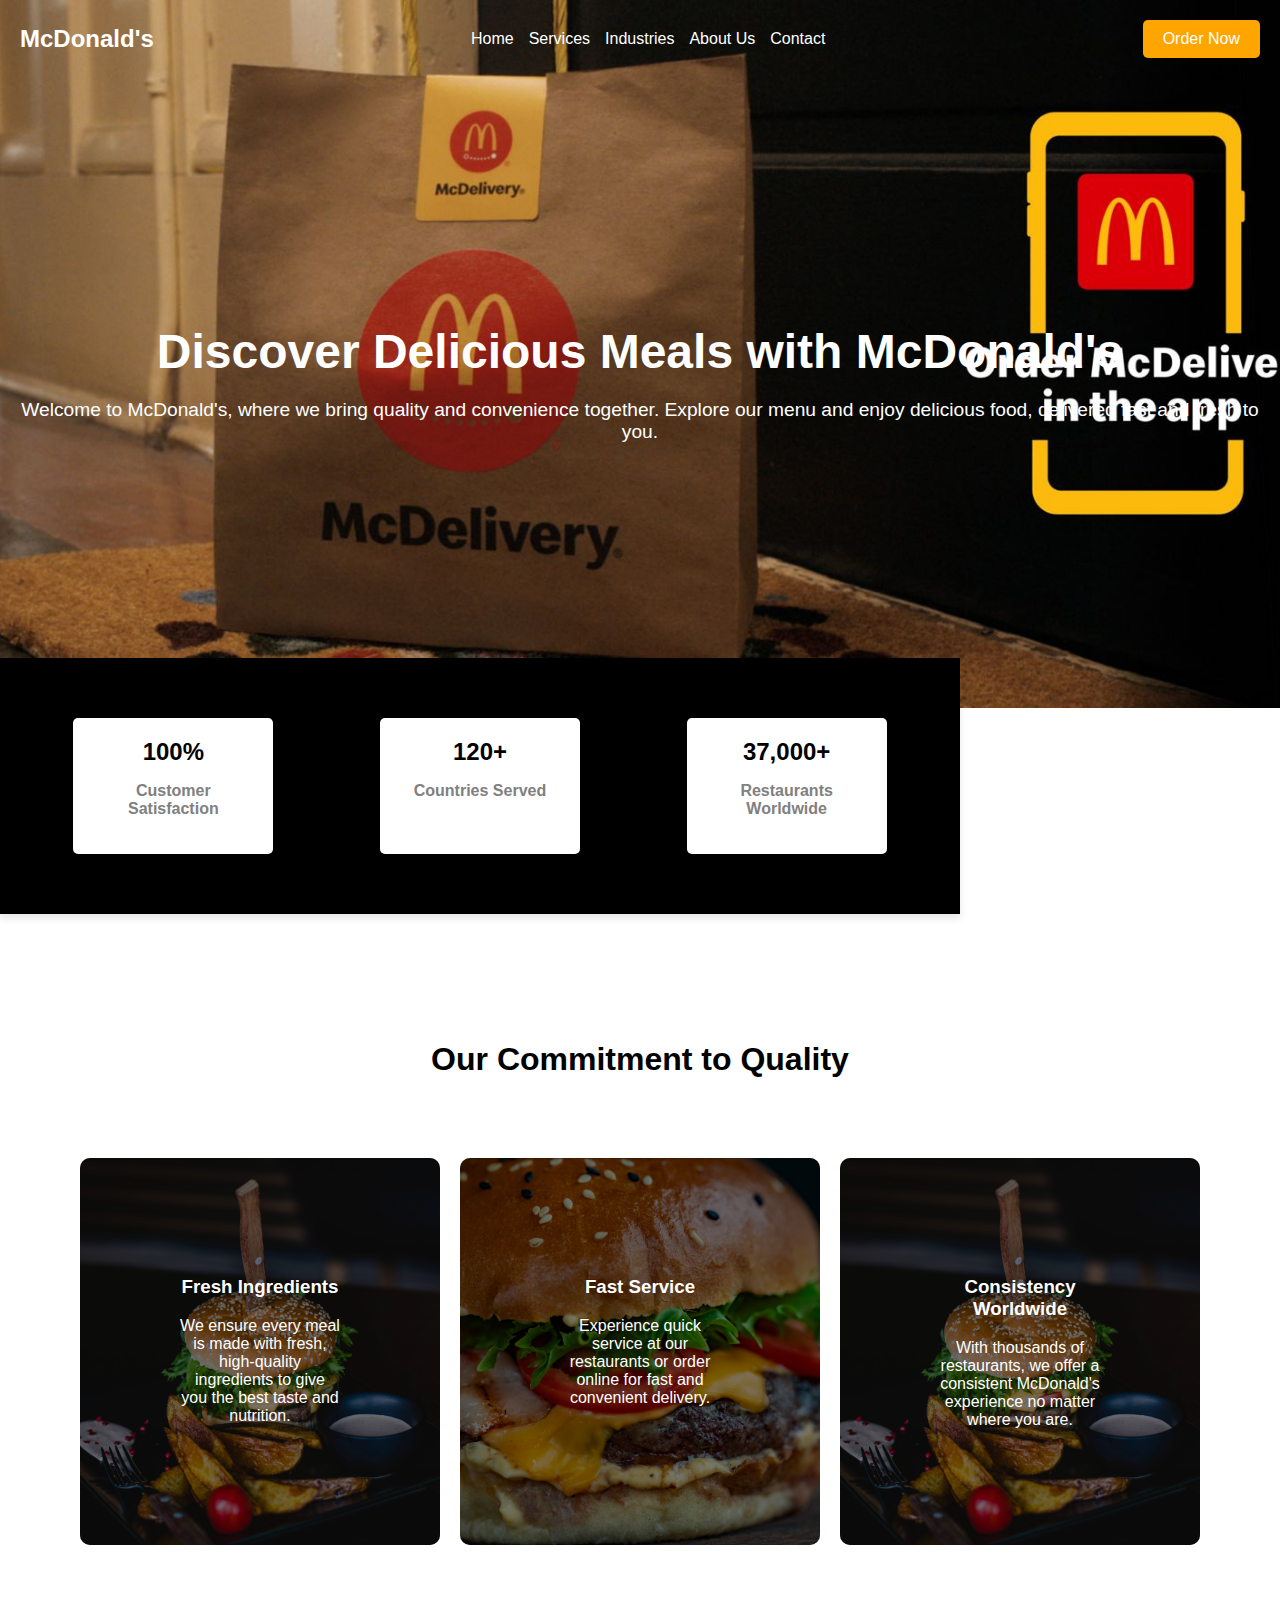
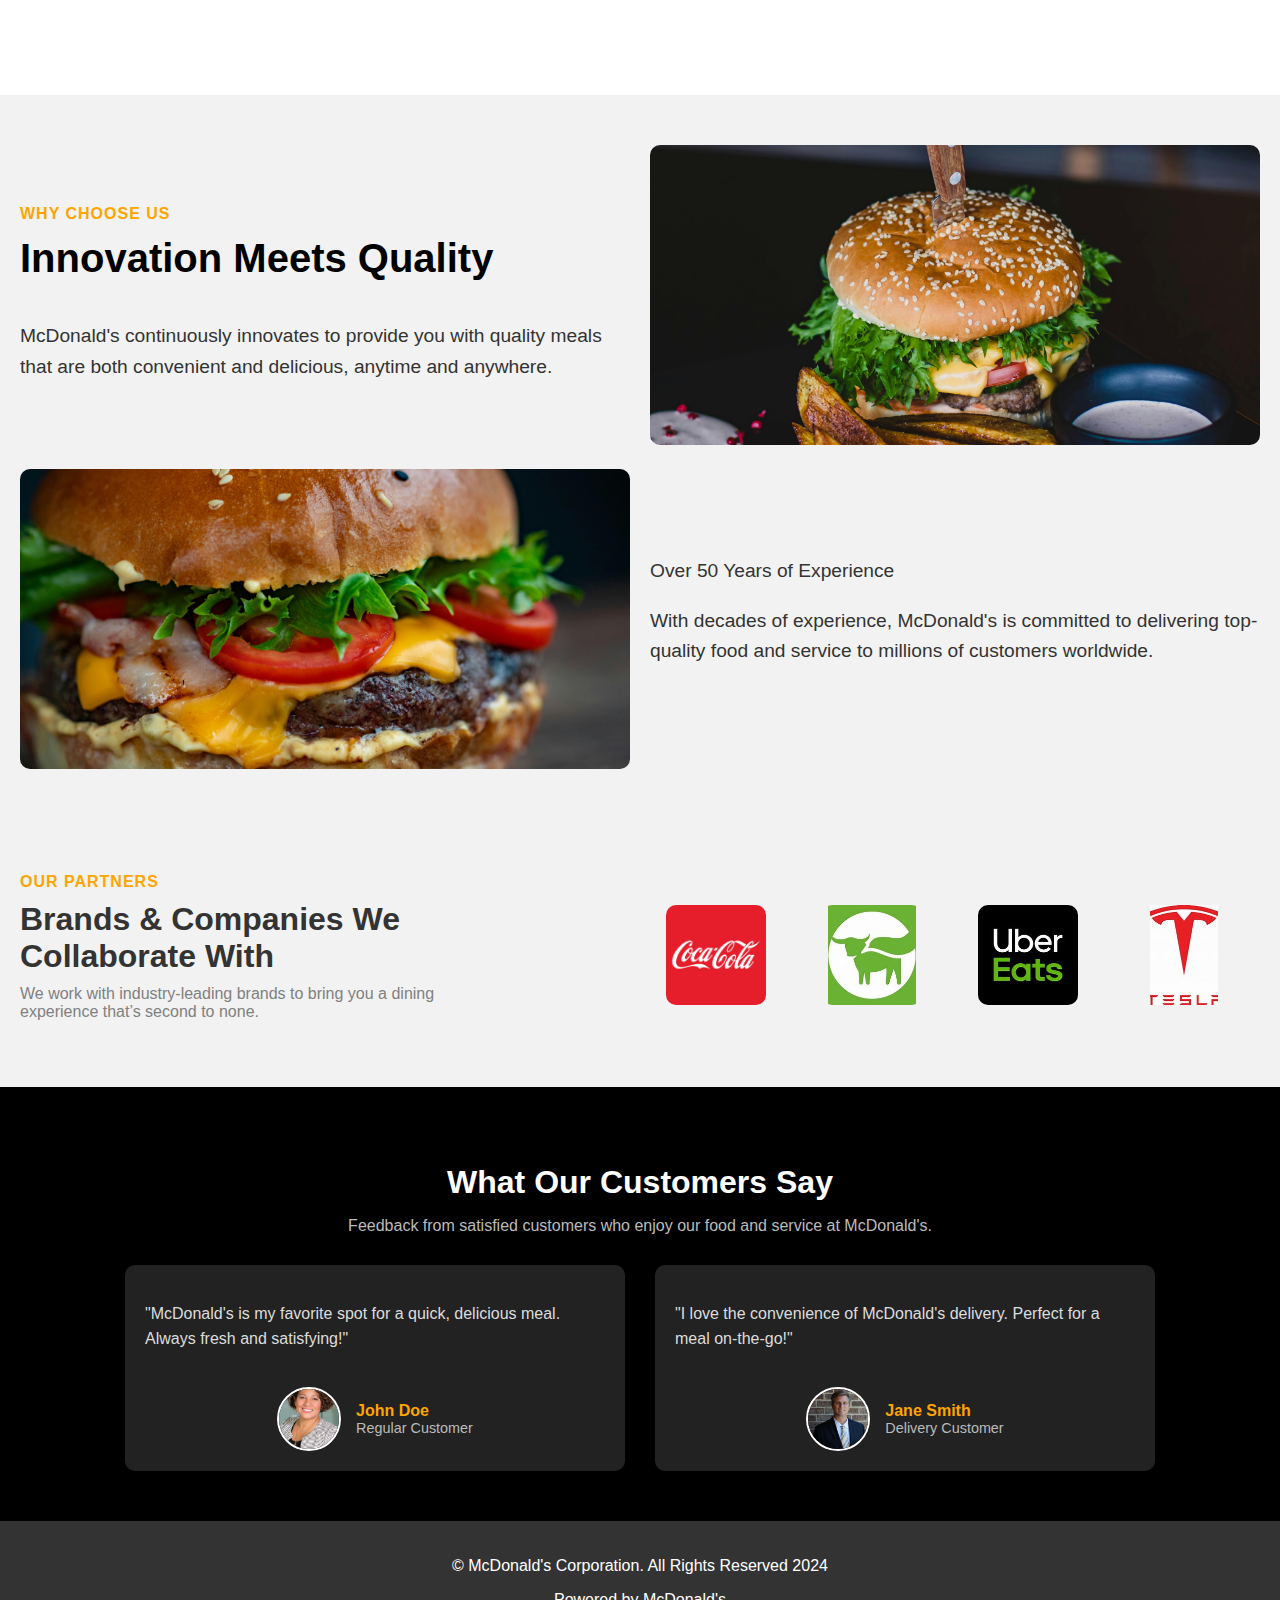
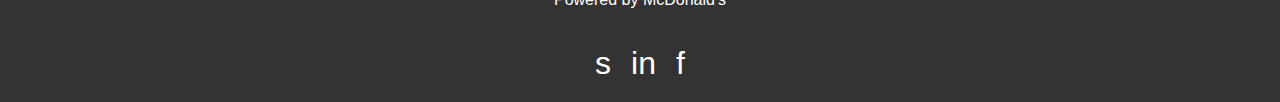
<file: index.html>
<!DOCTYPE html>
<html lang="en">
<head>
    <meta charset="UTF-8">
    <meta name="viewport" content="width=device-width, initial-scale=1.0">
    <title>McDonald's - Food Delivery & More</title>
    <link rel="stylesheet" href="stilos1.css">
</head>
<body>

    
    <div class="hero-background">
        
        
        <div class="header">
            <div class="logo">McDonald's</div>
            <div class="menu">
                <a href="index.html">Home</a>
                <a href="services.html">Services</a>
                <a href="industries.html">Industries</a>
                <a href="about-us.html">About Us</a>
                <a href="contact-us.html">Contact</a>
            </div>
            <a href="#" class="quote-button">Order Now</a>
        </div>

        
        <div class="hero">
            <h1>Discover Delicious Meals with McDonald's</h1>
            <p>Welcome to McDonald's, where we bring quality and convenience together. Explore our menu and enjoy delicious food, delivered fast and fresh to you.</p>
        </div>

    </div>

    
    <div class="impact-section">
        <div class="impact-stats">
            <div>100%<br><p>Customer Satisfaction</p></div>
            <div>120+<br><p>Countries Served</p></div>
            <div>37,000+<br><p>Restaurants Worldwide</p></div>
        </div>
    </div>

    
    <div class="services-section">
        <h2>Our Commitment to Quality</h2>
        <div class="service-cards">
            <div class="service-card">
                <h3>Fresh Ingredients</h3>
                <p>We ensure every meal is made with fresh, high-quality ingredients to give you the best taste and nutrition.</p>
            </div>
            <div class="service-card">
                <h3>Fast Service</h3>
                <p>Experience quick service at our restaurants or order online for fast and convenient delivery.</p>
            </div>
            <div class="service-card">
                <h3>Consistency Worldwide</h3>
                <p>With thousands of restaurants, we offer a consistent McDonald's experience no matter where you are.</p>
            </div>
        </div>
    </div>

    
    <div class="why-us-section">
        <div class="why-us-content">
            <div class="why-us-content-text">
                <h2>Why Choose Us</h2>
                <h3>Innovation Meets Quality</h3>
                <p>McDonald's continuously innovates to provide you with quality meals that are both convenient and delicious, anytime and anywhere.</p>
            </div>
            <div class="why-us-image">
                <img src="dos.jpg" alt="McDonald's Quality">
            </div>
        </div>

        <div class="why-us-experience">
            <div class="why-us-experience-image">
                <img src="tres.jpg" alt="Experience at McDonald's">
            </div>
            <div class="why-us-experience-text">
                <p class="experience-title">Over 50 Years of Experience</p>
                <p class="experience-subtitle">With decades of experience, McDonald's is committed to delivering top-quality food and service to millions of customers worldwide.</p>
            </div>
        </div>
    </div>

    <!-- Sección de clientes -->
    <div class="clients-section">
        <div class="clients-text">
            <h2>Our Partners</h2>
            <h3>Brands & Companies We Collaborate With</h3>
            <p>We work with industry-leading brands to bring you a dining experience that’s second to none.</p>
        </div>
        <div class="client-logos">
            <img src="logo-coca.png" alt="Coca-Cola Logo">
            <img src="beyond.jpg" alt="Beyond Meat Logo">
            <img src="uber.jpg" alt="Uber Eats Logo">
            <img src="tesla.jpg" alt="Tesla Logo">
        </div>
    </div>

    
    

    
    <div class="testimonials-section">
        <h2>What Our Customers Say</h2>
        <p class="testimonial-intro">Feedback from satisfied customers who enjoy our food and service at McDonald's.</p>
        <div class="testimonial-cards">
            <div class="testimonial-card">
                <p class="testimonial-text">"McDonald's is my favorite spot for a quick, delicious meal. Always fresh and satisfying!"</p>
                <div class="testimonial-client">
                    <img src="coo.jpg" alt="Customer Photo" class="client-photo">
                    <div>
                        <p class="client-name">John Doe</p>
                        <p class="client-company">Regular Customer</p>
                    </div>
                </div>
            </div>
            <div class="testimonial-card">
                <p class="testimonial-text">"I love the convenience of McDonald's delivery. Perfect for a meal on-the-go!"</p>
                <div class="testimonial-client">
                    <img src="ceo.jpg" alt="Customer Photo" class="client-photo">
                    <div>
                        <p class="client-name">Jane Smith</p>
                        <p class="client-company">Delivery Customer</p>
                    </div>
                </div>
            </div>
        </div>
    </div>

    
    <div class="footer">
        <p>© McDonald's Corporation. All Rights Reserved 2024</p>
        <p>Powered by McDonald's</p>
        <div class="footer-social">
            <a href="#">s</a>
            <a href="#">in</a>
            <a href="#">f</a>
        </div>
    </div>

</body>
</html>
</file>
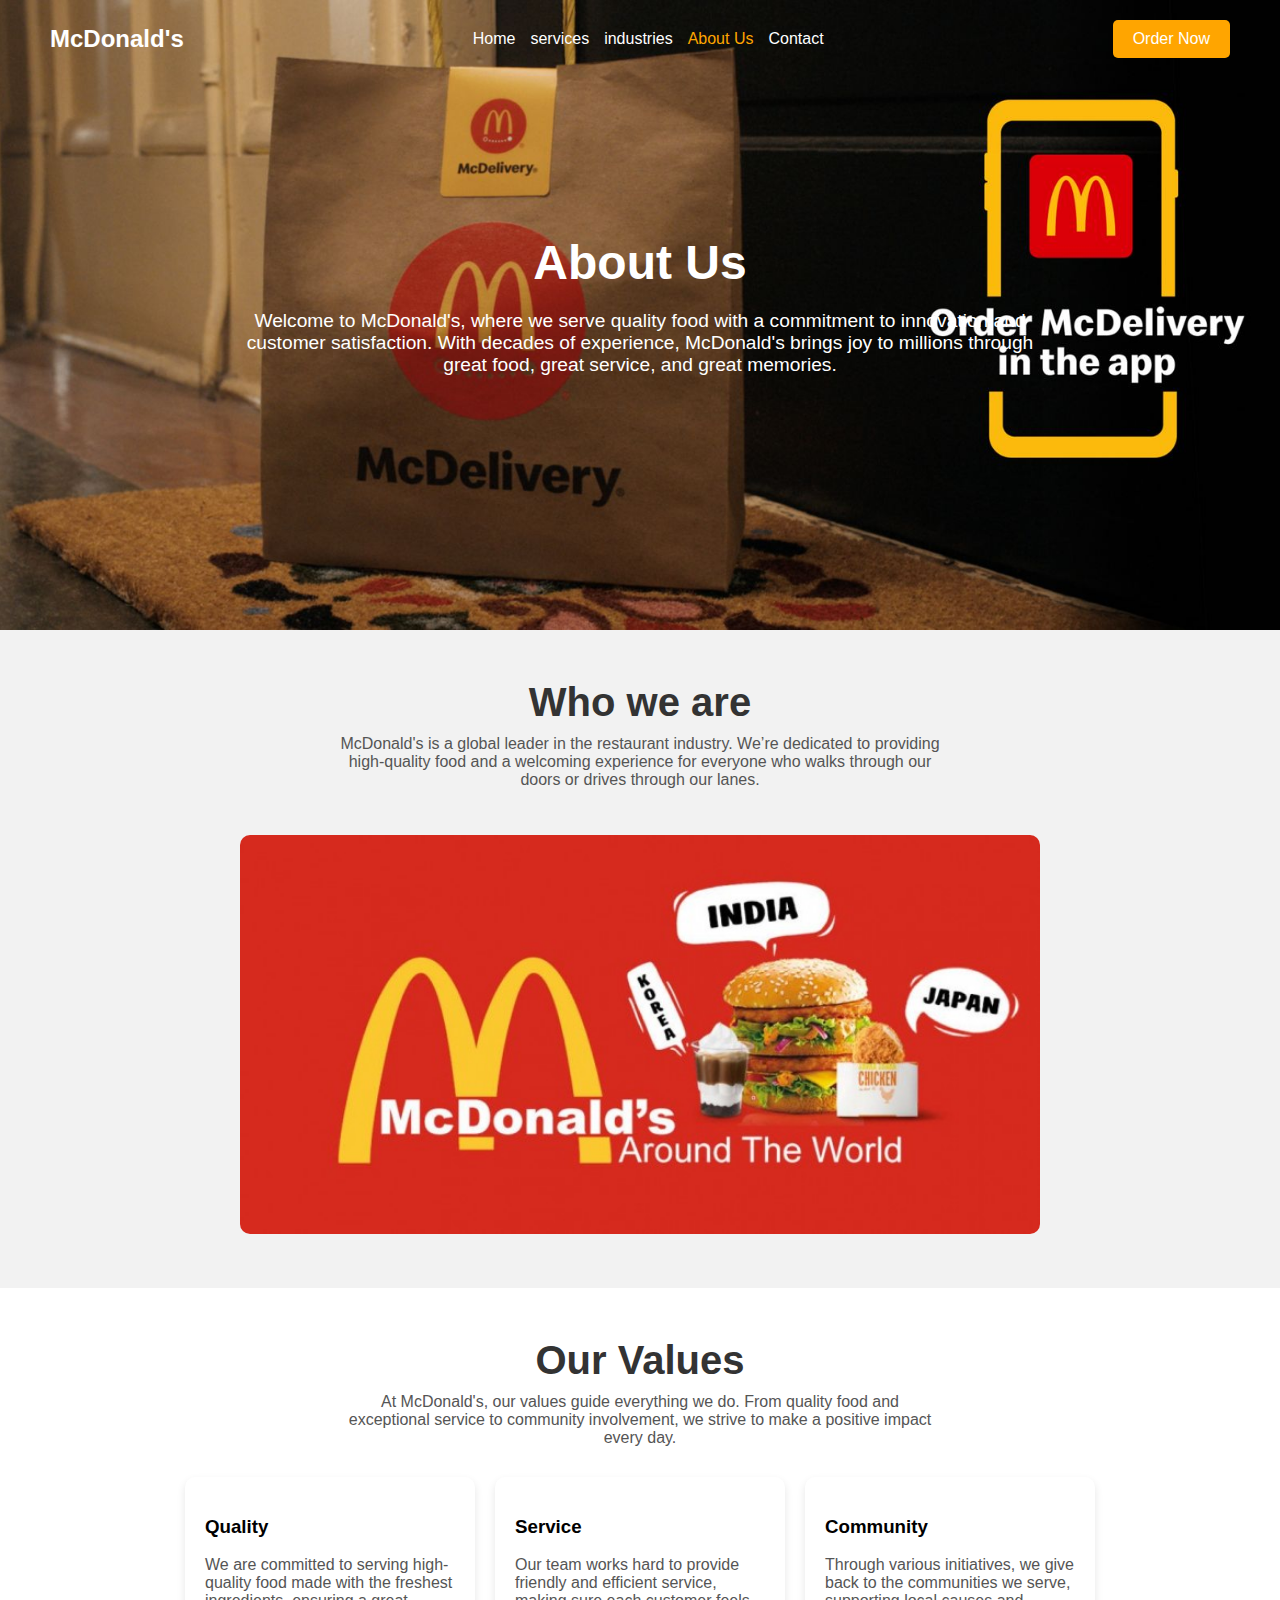
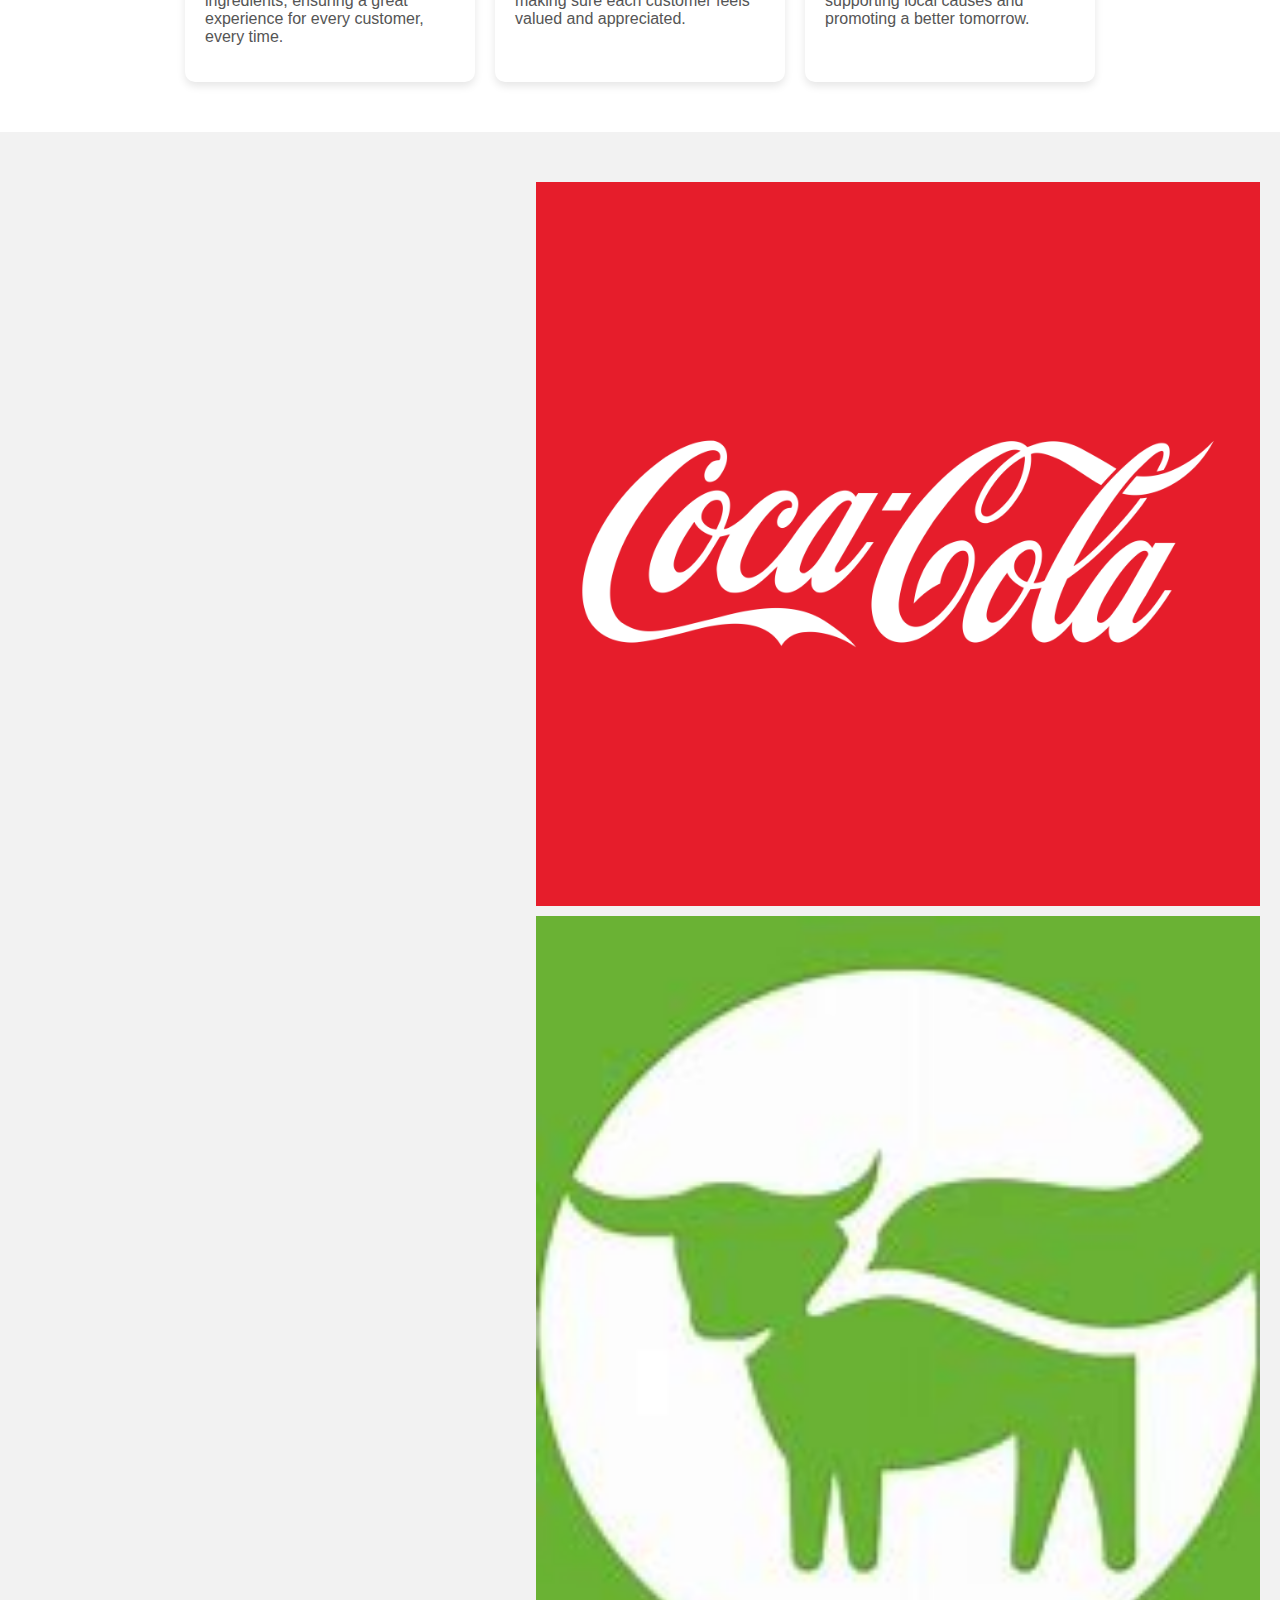
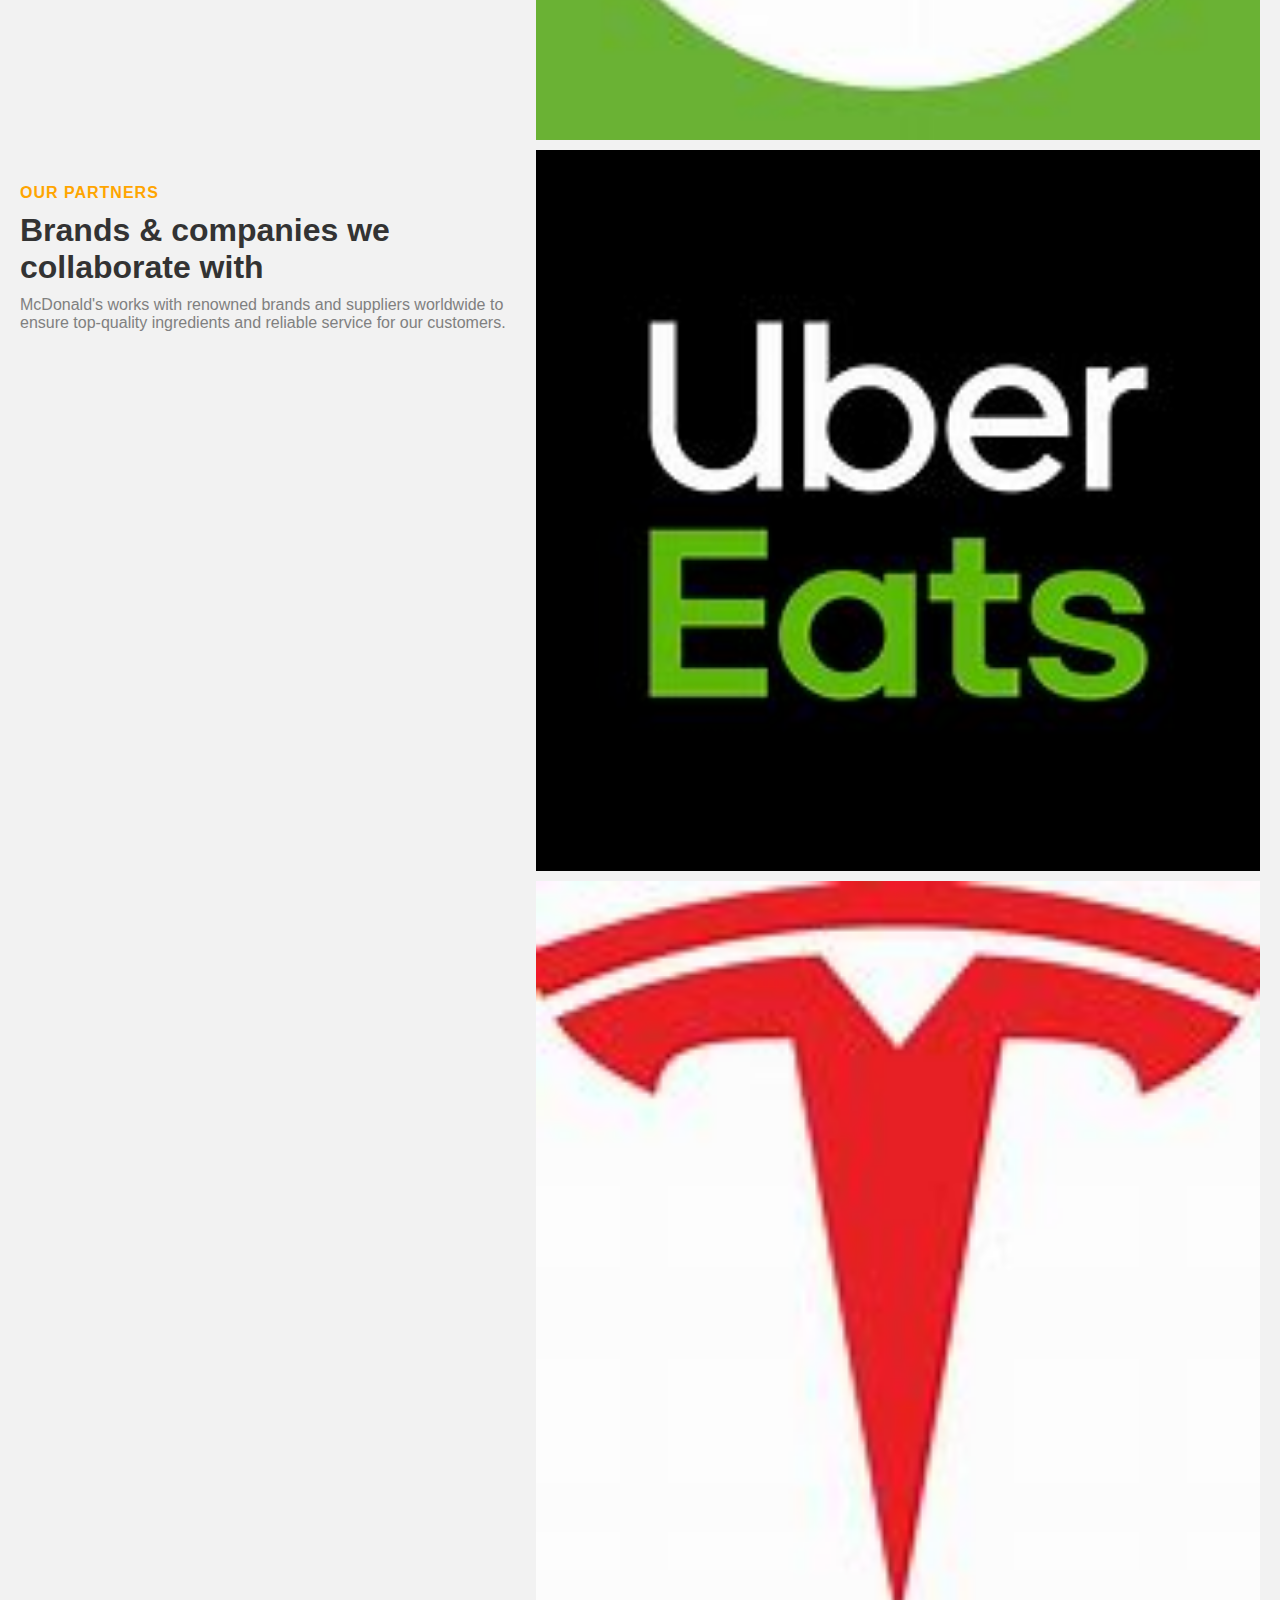
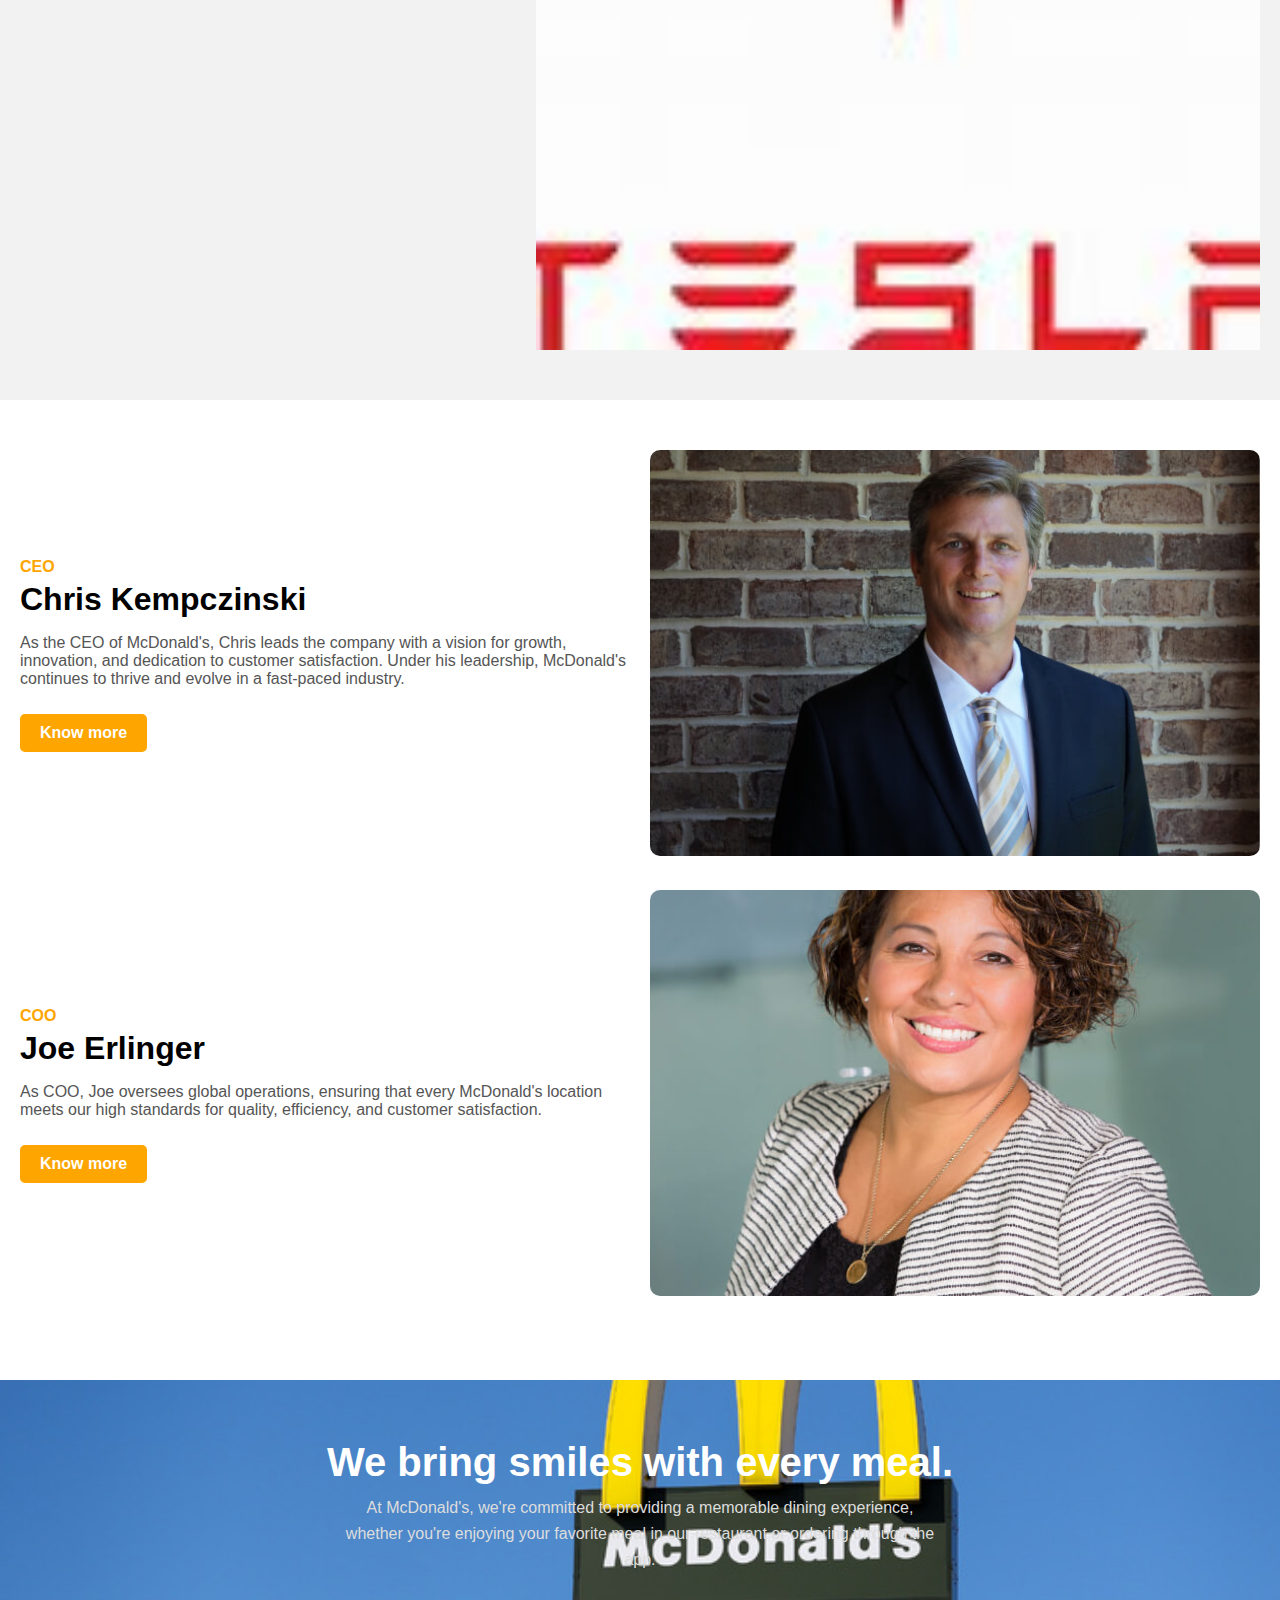
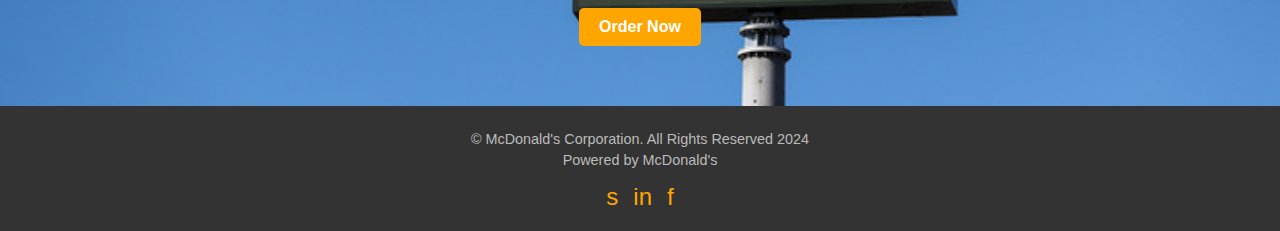
<file: about-us.html>
<!DOCTYPE html>
<html lang="en">
<head>
    <meta charset="UTF-8">
    <meta name="viewport" content="width=device-width, initial-scale=1.0">
    <title>About Us</title>
    <link rel="stylesheet" href="stilos4.css">
</head>
<body>

    
    <div class="hero-background about-hero">
        
        
        <div class="header">
            <div class="logo">McDonald's</div>
            <div class="menu">
                <a href="index.html">Home</a>
                <a href="services.html">services</a>
                <a href="industries.html">industries</a>
                <a href="about-us.html" class="active">About Us</a>
                <a href="contact-us.html">Contact</a>
            </div>
            <a href="#" class="quote-button">Order Now</a>
        </div>

        
        <div class="hero">
            <h1>About Us</h1>
            <p>Welcome to McDonald's, where we serve quality food with a commitment to innovation and customer satisfaction. With decades of experience, McDonald's brings joy to millions through great food, great service, and great memories.</p>
        </div>

    </div>

    
    <div class="who-we-are-section">
        <h2>Who we are</h2>
        <p>McDonald's is a global leader in the restaurant industry. We’re dedicated to providing high-quality food and a welcoming experience for everyone who walks through our doors or drives through our lanes.</p>
        <img src="mc.jpg" alt="Who we are">
    </div>

    
    <div class="core-qualities-section">
        <h2>Our Values</h2>
        <p>At McDonald's, our values guide everything we do. From quality food and exceptional service to community involvement, we strive to make a positive impact every day.</p>
        
        <div class="qualities-grid">
            <div class="quality-card">
                <h3>Quality</h3>
                <p>We are committed to serving high-quality food made with the freshest ingredients, ensuring a great experience for every customer, every time.</p>
            </div>
            <div class="quality-card">
                <h3>Service</h3>
                <p>Our team works hard to provide friendly and efficient service, making sure each customer feels valued and appreciated.</p>
            </div>
            <div class="quality-card">
                <h3>Community</h3>
                <p>Through various initiatives, we give back to the communities we serve, supporting local causes and promoting a better tomorrow.</p>
            </div>
        </div>
    </div>

    
    <div class="clients-section">
        <div class="clients-text">
            <h2>Our Partners</h2>
            <h3>Brands & companies we collaborate with</h3>
            <p>McDonald's works with renowned brands and suppliers worldwide to ensure top-quality ingredients and reliable service for our customers.</p>
        </div>
        <div class="client-logos">
            <img src="logo-coca.png" alt="Coca-Cola Logo">
            <img src="beyond.jpg" alt="Beyond Meat Logo">
            <img src="uber.jpg" alt="Uber Eats Logo">
            <img src="tesla.jpg" alt="Tesla Logo">
        </div>
    </div>

    
    <div class="team-section">
        <div class="team-member">
            <div class="team-info">
                <h3>CEO</h3>
                <h2>Chris Kempczinski</h2>
                <p>As the CEO of McDonald's, Chris leads the company with a vision for growth, innovation, and dedication to customer satisfaction. Under his leadership, McDonald's continues to thrive and evolve in a fast-paced industry.</p>
                <a href="#" class="know-more">Know more</a>
            </div>
            <div class="team-image">
                <img src="ceo.jpg" alt="Chris Kempczinski">
            </div>
        </div>
        <div class="team-member">
            <div class="team-info">
                <h3>COO</h3>
                <h2>Joe Erlinger</h2>
                <p>As COO, Joe oversees global operations, ensuring that every McDonald's location meets our high standards for quality, efficiency, and customer satisfaction.</p>
                <a href="#" class="know-more">Know more</a>
            </div>
            <div class="team-image">
                <img src="coo.jpg" alt="Joe Erlinger">
            </div>
        </div>
    </div>

    
    <div class="helping-section">
        <h2>We bring smiles with every meal.</h2>
        <p>At McDonald's, we're committed to providing a memorable dining experience, whether you're enjoying your favorite meal in our restaurant or ordering through the app.</p>
        <a href="#" class="cta-button">Order Now</a>
    </div>

    
    <div class="footer">
        <p>© McDonald's Corporation. All Rights Reserved 2024</p>
        <p>Powered by McDonald's</p>
        <div class="footer-social">
            <a href="#">s</a>
            <a href="#">in</a>
            <a href="#">f</a>
        </div>
    </div>

</body>
</html>
</file>
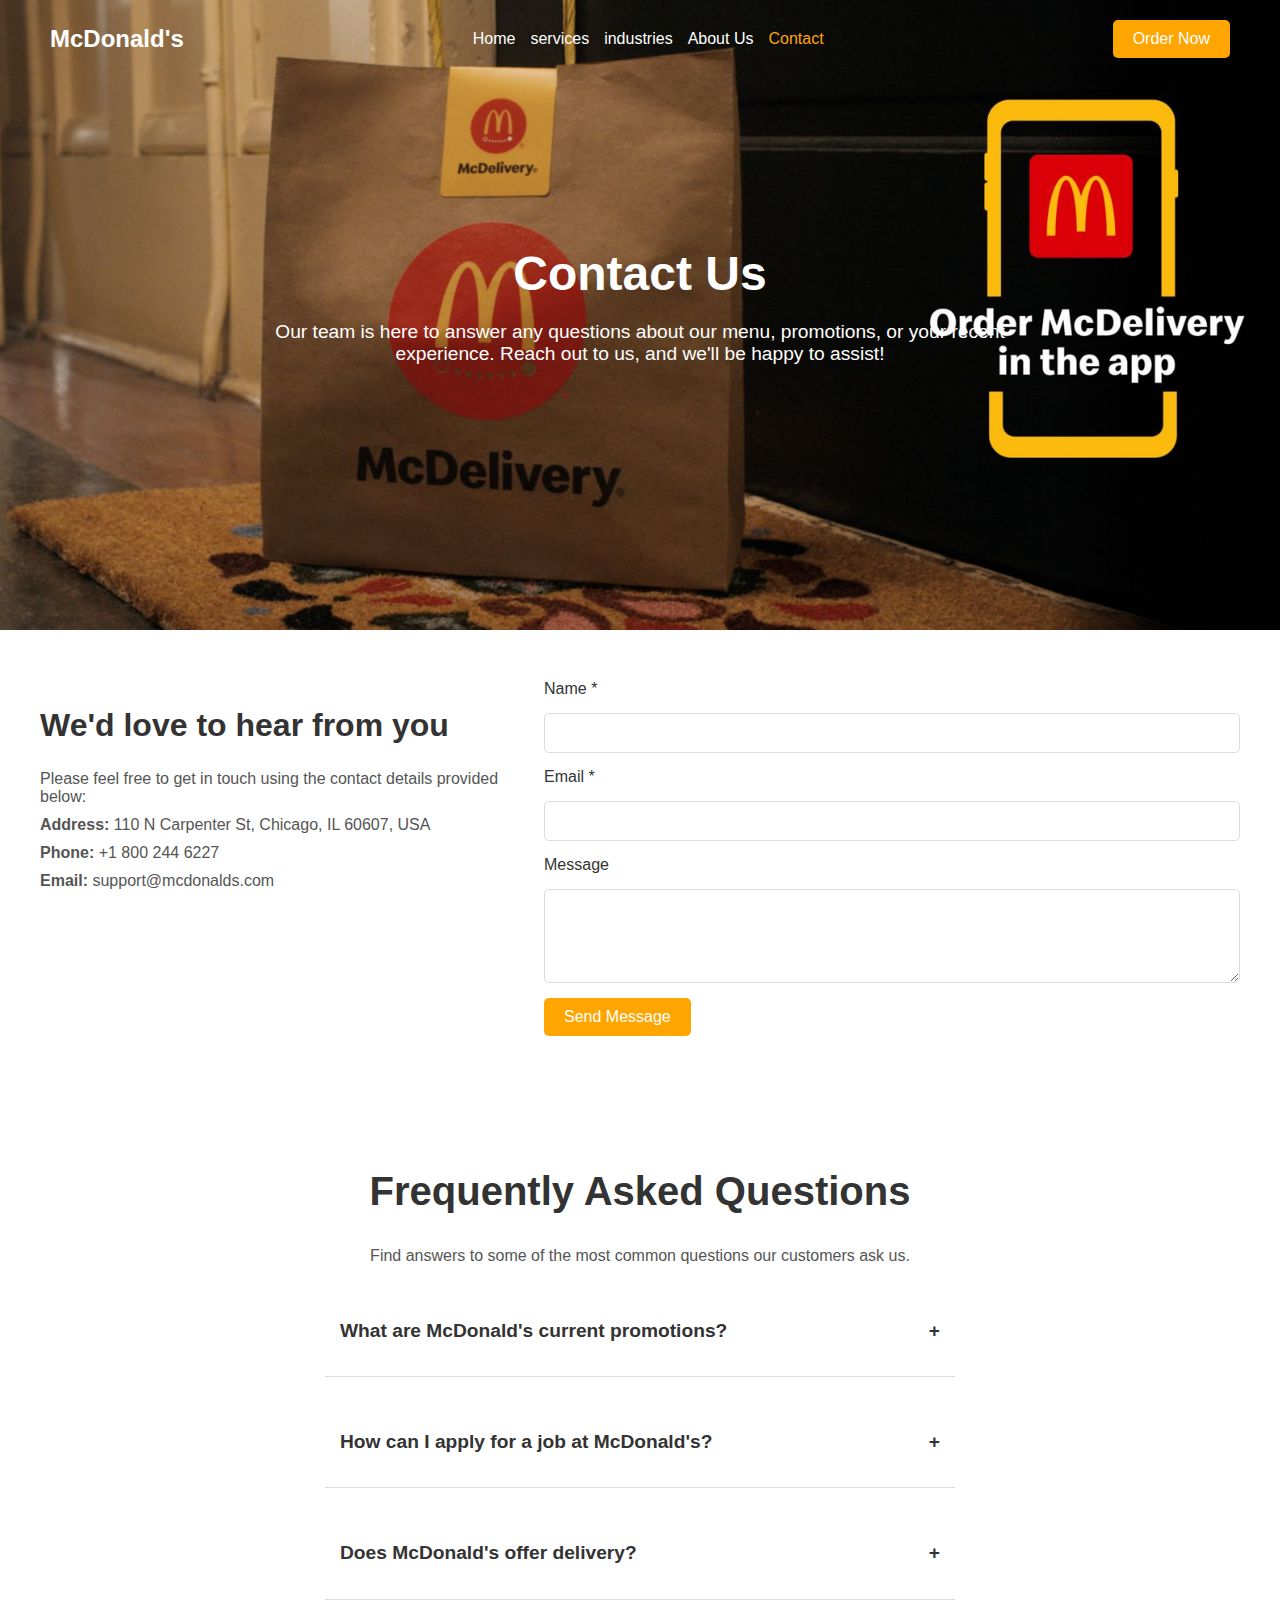
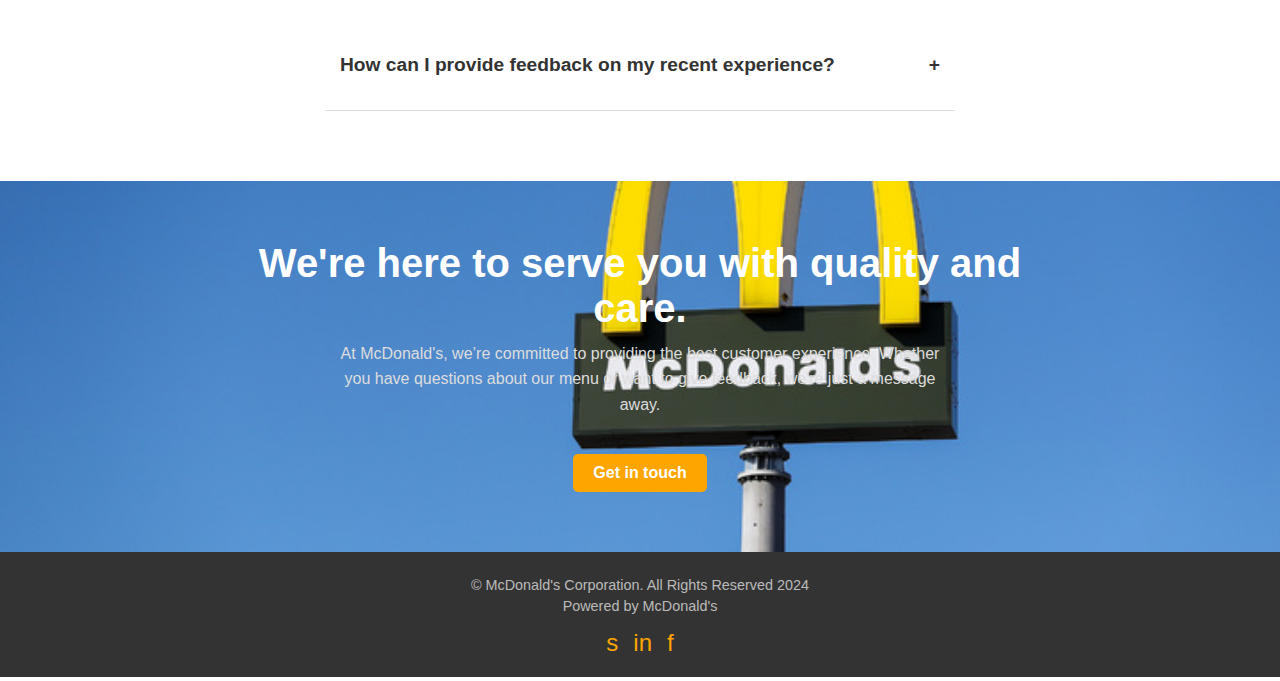
<file: contact-us.html>
<!DOCTYPE html>
<html lang="en">
<head>
    <meta charset="UTF-8">
    <meta name="viewport" content="width=device-width, initial-scale=1.0">
    <title>Contact Us</title>
    <link rel="stylesheet" href="stilos5.css">
</head>
<body>

    
    <div class="hero-background contact-hero">
        
       
        <div class="header">
            <div class="logo">McDonald's</div>
            <div class="menu">
                <a href="index.html">Home</a>
                <a href="services.html">services</a>
                <a href="industries.html">industries</a>
                <a href="about-us.html">About Us</a>
                <a href="contact-us.html" class="active">Contact</a>
            </div>
            <a href="#" class="quote-button">Order Now</a>
        </div>

        
        <div class="hero">
            <h1>Contact Us</h1>
            <p>Our team is here to answer any questions about our menu, promotions, or your recent experience. Reach out to us, and we'll be happy to assist!</p>
        </div>

    </div>

    
    <div class="contact-section">
        <div class="contact-info">
            <h2>We'd love to hear from you</h2>
            <p>Please feel free to get in touch using the contact details provided below:</p>
            <p><strong>Address:</strong> 110 N Carpenter St, Chicago, IL 60607, USA</p>
            <p><strong>Phone:</strong> +1 800 244 6227</p>
            <p><strong>Email:</strong> support@mcdonalds.com</p>
        </div>
        <div class="contact-form">
            <form>
                <label for="name">Name *</label>
                <input type="text" id="name" name="name" required>
                
                <label for="email">Email *</label>
                <input type="email" id="email" name="email" required>
                
                <label for="message">Message</label>
                <textarea id="message" name="message" rows="4"></textarea>
                
                <button type="submit" class="send-button">Send Message</button>
            </form>
        </div>
    </div>

    
    <div class="faq-section">
        <h2>Frequently Asked Questions</h2>
        <p>Find answers to some of the most common questions our customers ask us.</p>
        
        <div class="faq-item">
            <h3>What are McDonald's current promotions? <span class="toggle">+</span></h3>
            <p class="faq-content">Check our website or app for the latest promotions and special offers available at participating locations.</p>
        </div>
        <div class="faq-item">
            <h3>How can I apply for a job at McDonald's? <span class="toggle">+</span></h3>
            <p class="faq-content">Visit our Careers page on the McDonald's website to explore job opportunities and submit an application.</p>
        </div>
        <div class="faq-item">
            <h3>Does McDonald's offer delivery? <span class="toggle">+</span></h3>
            <p class="faq-content">Yes! You can order McDonald's for delivery through our app or partner platforms like Uber Eats and DoorDash.</p>
        </div>
        <div class="faq-item">
            <h3>How can I provide feedback on my recent experience? <span class="toggle">+</span></h3>
            <p class="faq-content">We value your feedback. You can fill out our feedback form on our website or app to let us know about your experience.</p>
        </div>
    </div>

    
    <div class="helping-section">
        <h2>We're here to serve you with quality and care.</h2>
        <p>At McDonald's, we’re committed to providing the best customer experience. Whether you have questions about our menu or want to give feedback, we're just a message away.</p>
        <a href="#" class="cta-button">Get in touch</a>
    </div>

    
    <div class="footer">
        <p>© McDonald's Corporation. All Rights Reserved 2024</p>
        <p>Powered by McDonald's</p>
        <div class="footer-social">
            <a href="#">s</a>
            <a href="#">in</a>
            <a href="#">f</a>
        </div>
    </div>

    
    <script>
        document.querySelectorAll('.faq-item').forEach(item => {
            item.querySelector('.toggle').addEventListener('click', () => {
                const content = item.querySelector('.faq-content');
                content.classList.toggle('active');
                item.querySelector('.toggle').textContent = content.classList.contains('active') ? '-' : '+';
            });
        });
    </script>
</body>
</html>
</file>
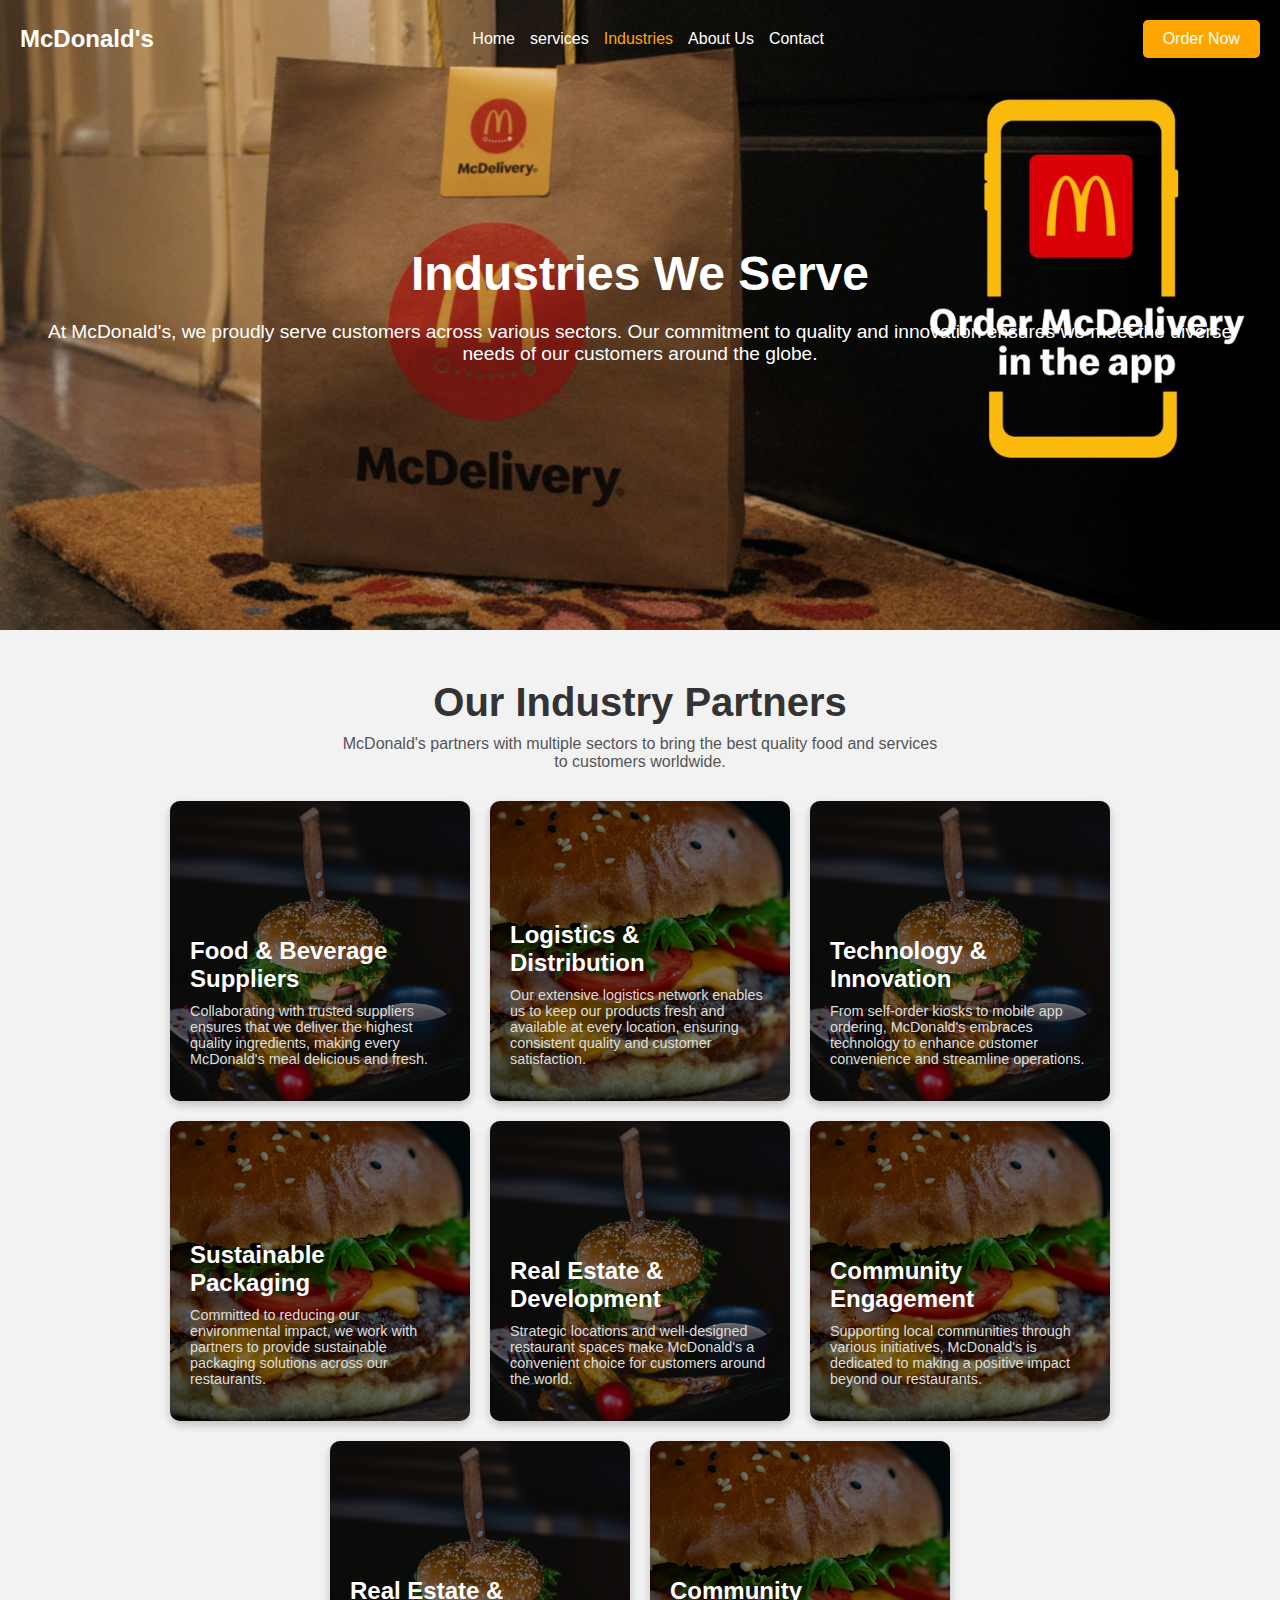
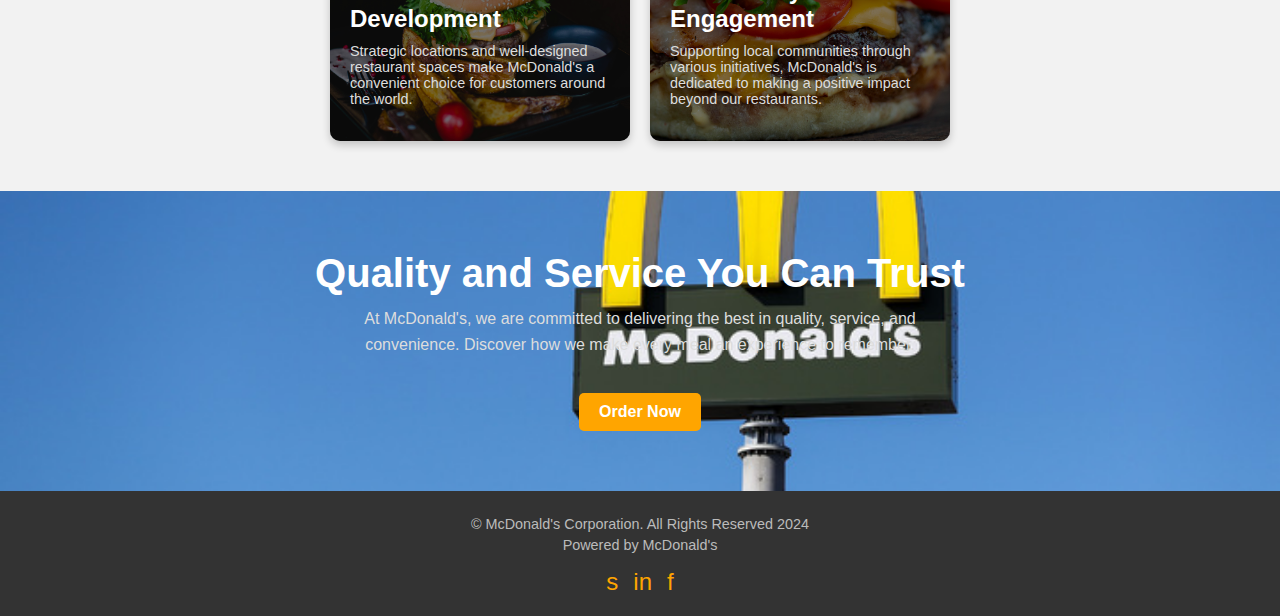
<file: industries.html>
<!DOCTYPE html>
<html lang="en">
<head>
    <meta charset="UTF-8">
    <meta name="viewport" content="width=device-width, initial-scale=1.0">
    <title>Industries</title>
    <link rel="stylesheet" href="stilos3.css">
</head>
<body>

  
    <div class="hero-background industries-hero">
        
        
        <div class="header">
            <div class="logo">McDonald's</div>
            <div class="menu">
                <a href="index.html">Home</a>
                <a href="services.html">services</a>
                <a href="industries.html" class="active">Industries</a>
                <a href="about-us.html">About Us</a>
                <a href="contact-us.html">Contact</a>
            </div>
            <a href="#" class="quote-button">Order Now</a>
        </div>

        
        <div class="hero">
            <h1>Industries We Serve</h1>
            <p>At McDonald's, we proudly serve customers across various sectors. Our commitment to quality and innovation ensures we meet the diverse needs of our customers around the globe.</p>
        </div>

    </div>

    
    <div class="industries-section">
        <h2>Our Industry Partners</h2>
        <p>McDonald's partners with multiple sectors to bring the best quality food and services to customers worldwide.</p>
        
        <div class="industries-grid">
            <div class="industry-card" style="background-image: url('dos.jpg');">
                <h3>Food & Beverage Suppliers</h3>
                <p>Collaborating with trusted suppliers ensures that we deliver the highest quality ingredients, making every McDonald's meal delicious and fresh.</p>
            </div>
            <div class="industry-card" style="background-image: url('tres.jpg');">
                <h3>Logistics & Distribution</h3>
                <p>Our extensive logistics network enables us to keep our products fresh and available at every location, ensuring consistent quality and customer satisfaction.</p>
            </div>
            <div class="industry-card" style="background-image: url('dos.jpg');">
                <h3>Technology & Innovation</h3>
                <p>From self-order kiosks to mobile app ordering, McDonald's embraces technology to enhance customer convenience and streamline operations.</p>
            </div>
            <div class="industry-card" style="background-image: url('tres.jpg');">
                <h3>Sustainable Packaging</h3>
                <p>Committed to reducing our environmental impact, we work with partners to provide sustainable packaging solutions across our restaurants.</p>
            </div>
            <div class="industry-card" style="background-image: url('dos.jpg');">
                <h3>Real Estate & Development</h3>
                <p>Strategic locations and well-designed restaurant spaces make McDonald's a convenient choice for customers around the world.</p>
            </div>
            <div class="industry-card" style="background-image: url('tres.jpg');">
                <h3>Community Engagement</h3>
                <p>Supporting local communities through various initiatives, McDonald's is dedicated to making a positive impact beyond our restaurants.</p>
            </div>
            <div class="industry-card" style="background-image: url('dos.jpg');">
                <h3>Real Estate & Development</h3>
                <p>Strategic locations and well-designed restaurant spaces make McDonald's a convenient choice for customers around the world.</p>
            </div>
            <div class="industry-card" style="background-image: url('tres.jpg');">
                <h3>Community Engagement</h3>
                <p>Supporting local communities through various initiatives, McDonald's is dedicated to making a positive impact beyond our restaurants.</p>
            </div>
        </div>
    </div>

   
    <div class="helping-section">
        <h2>Quality and Service You Can Trust</h2>
        <p>At McDonald's, we are committed to delivering the best in quality, service, and convenience. Discover how we make every meal an experience to remember.</p>
        <a href="#" class="cta-button">Order Now</a>
    </div>

    
    <div class="footer">
        <p>© McDonald's Corporation. All Rights Reserved 2024</p>
        <p>Powered by McDonald's</p>
        <div class="footer-social">
            <a href="#">s</a>
            <a href="#">in</a>
            <a href="#">f</a>
        </div>
    </div>

</body>
</html>
</file>
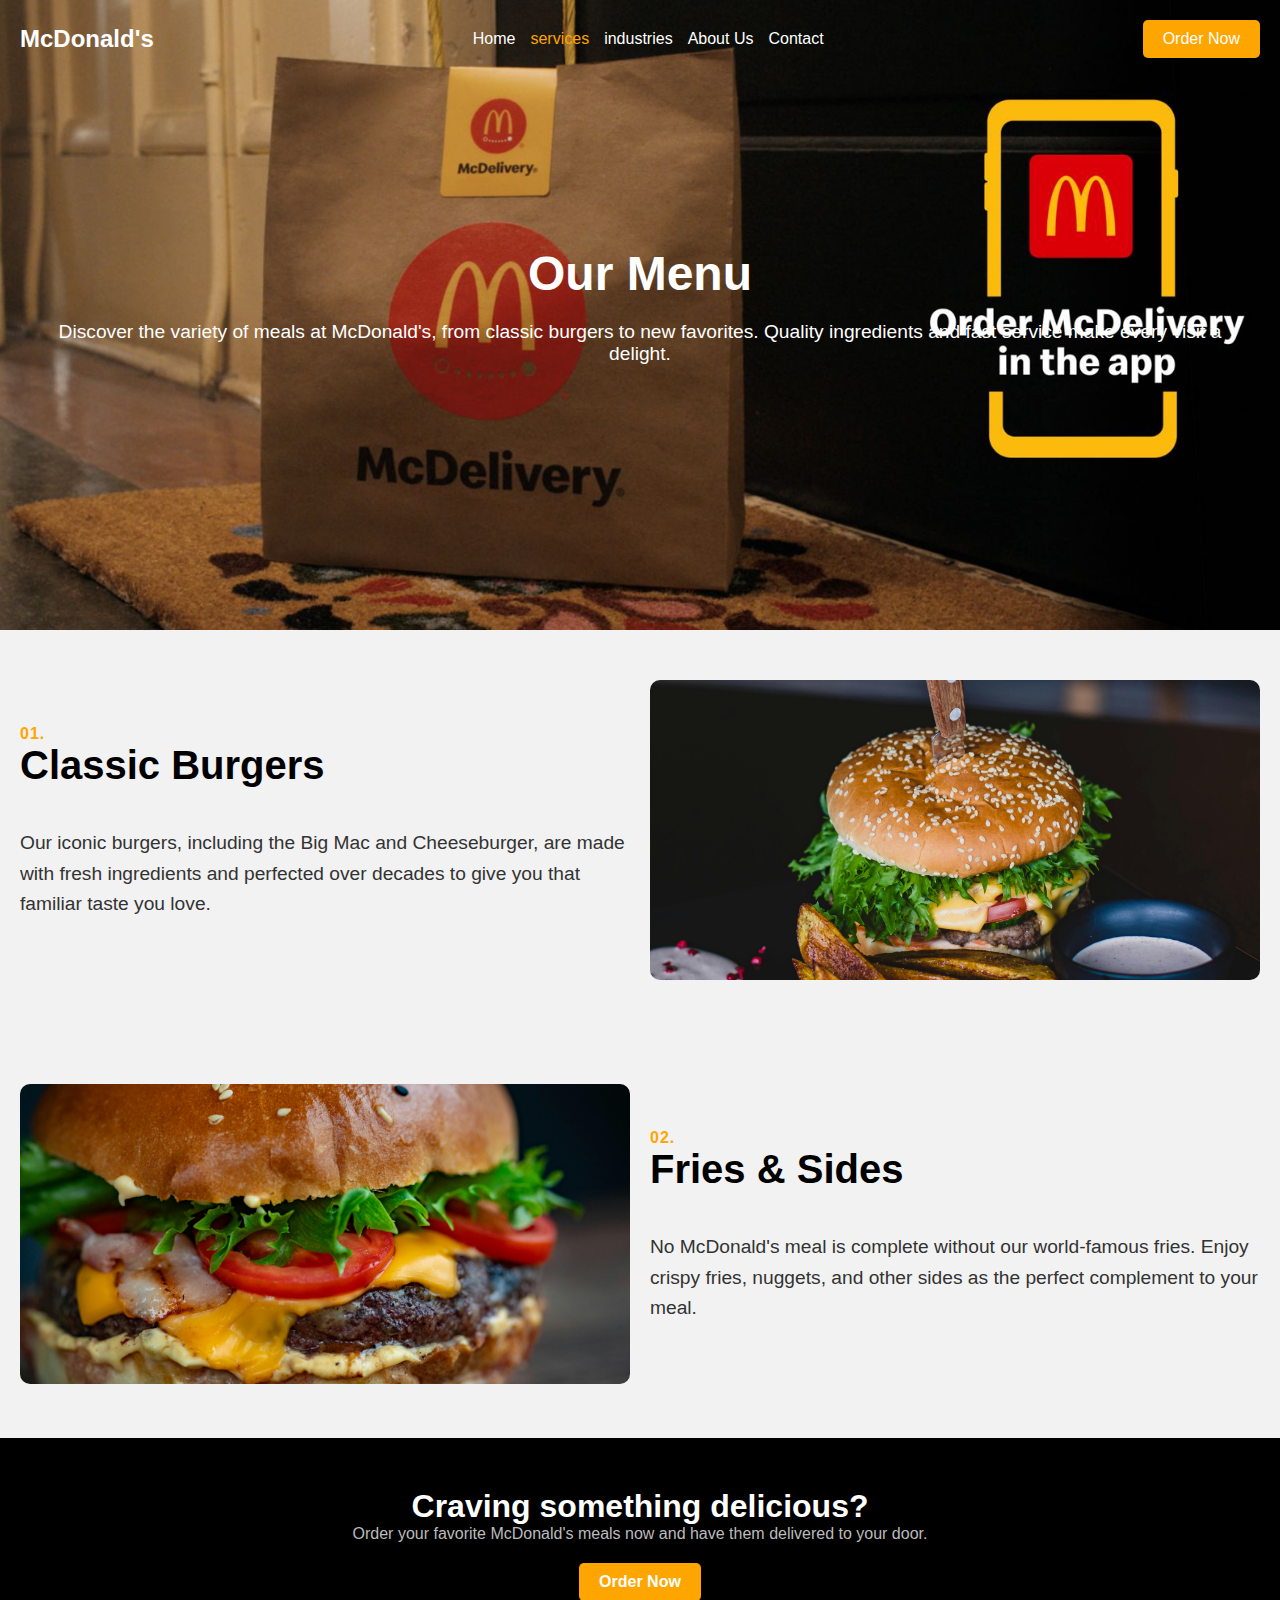
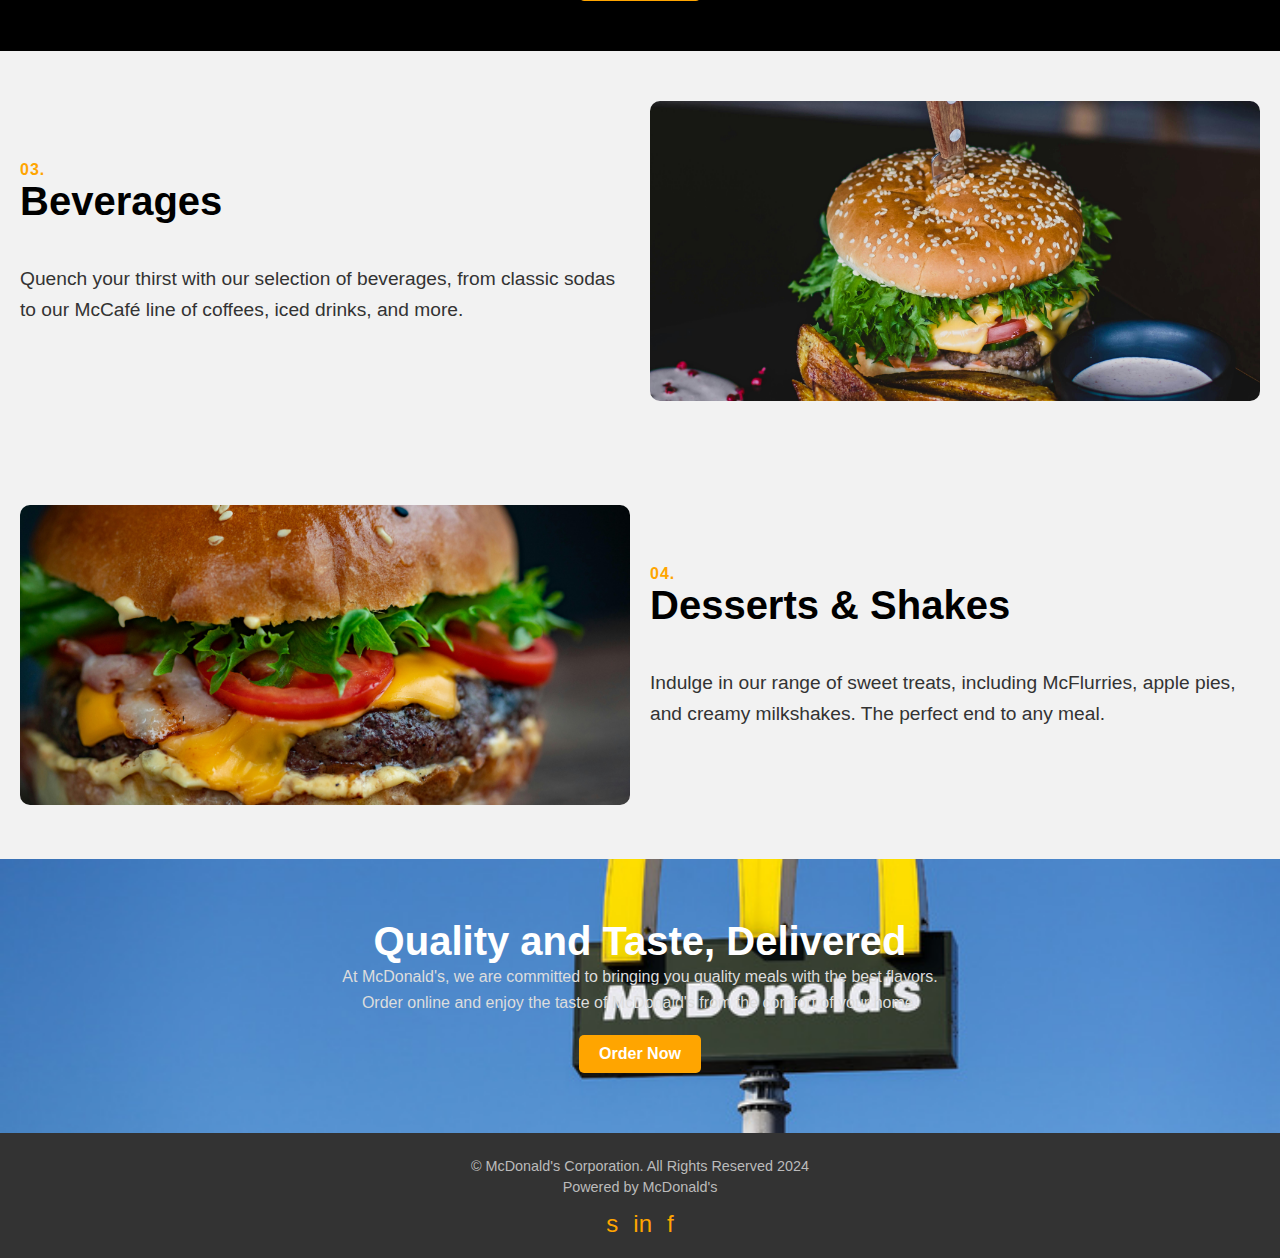
<file: services.html>
<!DOCTYPE html>
<html lang="en">
<head>
    <meta charset="UTF-8">
    <meta name="viewport" content="width=device-width, initial-scale=1.0">
    <title>McDonald's Services</title>
    <link rel="stylesheet" href="stilos2.css">
</head>
<body>

    
    <div class="hero-background services-hero">
        
        
        <div class="header">
            <div class="logo">McDonald's</div>
            <div class="menu">
                <a href="index.html">Home</a>
                <a href="services.html" class="active">services</a>
                <a href="industries.html">industries</a>
                <a href="about-us.html">About Us</a>
                <a href="contact-us.html">Contact</a>
            </div>
            <a href="#" class="quote-button">Order Now</a>
        </div>

        
        <div class="hero">
            <h1>Our Menu</h1>
            <p>Discover the variety of meals at McDonald's, from classic burgers to new favorites. Quality ingredients and fast service make every visit a delight.</p>
        </div>

    </div>

    
    <div class="service-section">
        <div class="service-content">
            <div class="service-content-text">
                <h2>01.</h2>
                <h3>Classic Burgers</h3>
                <p>Our iconic burgers, including the Big Mac and Cheeseburger, are made with fresh ingredients and perfected over decades to give you that familiar taste you love.</p>
            </div>
            <div class="service-content-image">
                <img src="dos.jpg" alt="Classic Burgers">
            </div>
        </div>
    </div>

    <div class="service-section">
        <div class="service-content service-content-reverse">
            <div class="service-content-text">
                <h2>02.</h2>
                <h3>Fries & Sides</h3>
                <p>No McDonald's meal is complete without our world-famous fries. Enjoy crispy fries, nuggets, and other sides as the perfect complement to your meal.</p>
            </div>
            <div class="service-content-image">
                <img src="tres.jpg" alt="Fries and Sides">
            </div>
        </div>
    </div>

    
    <div class="call-to-action">
        <h2>Craving something delicious?</h2>
        <p>Order your favorite McDonald's meals now and have them delivered to your door.</p>
        <a href="#" class="cta-button">Order Now</a>
    </div>

    <div class="service-section">
        <div class="service-content">
            <div class="service-content-text">
                <h2>03.</h2>
                <h3>Beverages</h3>
                <p>Quench your thirst with our selection of beverages, from classic sodas to our McCafé line of coffees, iced drinks, and more.</p>
            </div>
            <div class="service-content-image">
                <img src="dos.jpg" alt="Beverages">
            </div>
        </div>
    </div>

    <div class="service-section">
        <div class="service-content service-content-reverse">
            <div class="service-content-text">
                <h2>04.</h2>
                <h3>Desserts & Shakes</h3>
                <p>Indulge in our range of sweet treats, including McFlurries, apple pies, and creamy milkshakes. The perfect end to any meal.</p>
            </div>
            <div class="service-content-image">
                <img src="tres.jpg" alt="Desserts and Shakes">
            </div>
        </div>
    </div>

    
    <div class="helping-section">
        <h2>Quality and Taste, Delivered</h2>
        <p>At McDonald's, we are committed to bringing you quality meals with the best flavors. Order online and enjoy the taste of McDonald's from the comfort of your home.</p>
        <a href="#" class="cta-button">Order Now</a>
    </div>

    
    <div class="footer">
        <p>© McDonald's Corporation. All Rights Reserved 2024</p>
        <p>Powered by McDonald's</p>
        <div class="footer-social">
            <a href="#">s</a>
            <a href="#">in</a>
            <a href="#">f</a>
        </div>
    </div>

</body>
</html>
</file>
<file: stilos1.css>
body {
    margin: 0;
    font-family: Arial, sans-serif;
    overflow-x: hidden;
}

html, body {
    overflow-x: hidden;
}

.hero-background {
    background-image: url('inicio-1.jpg');
    background-size: cover;
    background-position: center;
    background-repeat: no-repeat;
    color: white;
}

.header {
    padding: 20px;
    display: flex;
    justify-content: space-between;
    align-items: center;
}

.header .logo {
    font-size: 1.5rem;
    font-weight: bold;
}

.header .menu {
    display: flex;
    gap: 15px;
}

.header .menu a,
.header .quote-button {
    color: white;
    text-decoration: none;
    font-size: 1rem;
}

.header .quote-button {
    background-color: orange;
    padding: 10px 20px;
    border-radius: 5px;
}

.hero {
    height: 70vh;
    display: flex;
    flex-direction: column;
    justify-content: center;
    align-items: center;
    text-align: center;
    padding: 0 20px;
}

.hero h1 {
    font-size: 3rem;
    margin: 0;
}

.hero p {
    font-size: 1.2rem;
    margin: 20px 0;
}

.hero .btn {
    background-color: orange;
    padding: 10px 20px;
    border-radius: 5px;
    color: white;
    text-decoration: none;
}

.impact-section {
    background-color: black;
    width: 75%;
    padding: 50px 20px;
    position: relative;
    top: -50px;
    text-align: center;
    box-shadow: 0 4px 8px rgba(0, 0, 0, 0.1);
    z-index: 2;
    box-sizing: border-box;
}

.impact-stats {
    display: flex;
    justify-content: space-around;
    flex-wrap: wrap;
}

.impact-stats div {
    background-color: white;
    padding: 20px;
    border-radius: 5px;
    font-size: 1.5rem;
    font-weight: bold;
    flex: 1;
    margin: 10px;
    min-width: 150px;
    max-width: 200px;
    box-sizing: border-box;
}

.impact-stats div p {
    font-size: 1rem;
    color: gray;
}

.services-section {
    padding-top: 50px;
    padding-bottom: 150px;
    padding-left: 40px;
    padding-right: 40px;
    text-align: center;
    display: flex;
    flex-direction: column;
    align-items: center;
    width: 100%;
    transition: background-color 0.3s;
    box-sizing: border-box;
}

.services-section h2 {
    font-size: 2rem;
    margin-bottom: 80px;
    align-self: center;
}

.service-cards {
    display: flex;
    justify-content: center;
    flex-wrap: wrap;
    gap: 20px;
    width: 100%;
    box-sizing: border-box;
}

.service-card {
    position: relative;
    color: white;
    padding: 100px;
    border-radius: 10px;
    width: 30%;
    min-width: 250px;
    box-sizing: border-box;
    background-size: cover;
    background-position: center;
    overflow: hidden;
}

.service-card::before {
    content: "";
    position: absolute;
    top: 0;
    left: 0;
    width: 100%;
    height: 100%;
    background-color: rgba(0, 0, 0, 0.5);
    z-index: 1;
}

.service-card h3,
.service-card p {
    position: relative;
    z-index: 2;
}

.service-card:nth-child(1) {
    background-image: url('dos.jpg');
}

.service-card:nth-child(2) {
    background-image: url('tres.jpg');
}

.service-card:nth-child(3) {
    background-image: url('dos.jpg');
}

.why-us-section {
    background-color: #f2f2f2;
    padding: 50px 20px;
    display: flex;
    flex-direction: column;
    gap: 20px;
}

.why-us-content,
.why-us-experience {
    display: flex;
    align-items: center;
    gap: 20px;
    flex-wrap: nowrap;
}

.why-us-experience-image {
    flex-direction: row-reverse;
}

.why-us-content-text,
.why-us-experience-text {
    width: 50%;
    text-align: left;
    min-width: 300px;
}

.why-us-content-text h2 {
    color: #FFA500;
    font-size: 1rem;
    text-transform: uppercase;
    letter-spacing: 1px;
}

.why-us-content-text h3 {
    font-size: 2.5rem;
    font-weight: bold;
    margin-top: 0;
}

.why-us-content-text p,
.why-us-experience-text p {
    font-size: 1.2rem;
    line-height: 1.6;
    color: #333;
}

.experience-title {
    font-size: 3rem;
    color: #FFA500;
    margin: 0;
}

.experience-subtitle {
    font-size: 1.2rem;
    color: #333;
}

.why-us-image,
.why-us-experience-image {
    width: 50%;
    min-width: 300px;
}

.why-us-image img,
.why-us-experience-image img {
    width: 100%;
    height: 300px;
    object-fit: cover;
    border-radius: 10px;
}

.clients-section {
    background-color: #f2f2f2;
    padding: 50px 20px;
    display: flex;
    justify-content: space-between;
    align-items: center;
    gap: 20px;
}

.clients-text {
    max-width: 40%;
    text-align: left;
}

.clients-section h2 {
    font-size: 1rem;
    color: #FFA500;
    text-transform: uppercase;
    letter-spacing: 1px;
    margin: 0;
}

.clients-section h3 {
    font-size: 2rem;
    color: #333;
    margin: 10px 0;
}

.clients-section p {
    font-size: 1rem;
    color: gray;
    margin-top: 10px;
}

.client-logos {
    display: flex;
    justify-content: space-evenly;
    align-items: center;
    flex-wrap: wrap;
    gap: 30px;
    width: 50%;
}

.client-logos img {
    width: 100px;
    height: 100px;
    object-fit: contain;
    border-radius: 10px;
}

.testimonials-section {
    background-color: black;
    color: white;
    text-align: center;
    padding: 50px 20px;
}

.testimonials-section h2 {
    font-size: 2rem;
    color: white;
    margin-bottom: 10px;
}

.testimonial-intro {
    font-size: 1rem;
    color: #bbb;
    margin-bottom: 30px;
}

.testimonial-cards {
    display: flex;
    justify-content: center;
    gap: 30px;
    flex-wrap: wrap;
}

.testimonial-card {
    background-color: #222;
    color: white;
    padding: 20px;
    border-radius: 10px;
    width: 100%;
    max-width: 500px;
    box-sizing: border-box;
    display: flex;
    flex-direction: column;
    align-items: center;
    text-align: left;
}

.testimonial-text {
    font-size: 1rem;
    margin-bottom: 20px;
    line-height: 1.6;
    color: #ddd;
}

.testimonial-client {
    display: flex;
    align-items: center;
    gap: 15px;
    margin-top: 15px;
}

.client-photo {
    width: 60px;
    height: 60px;
    border-radius: 50%;
    object-fit: cover;
    border: 2px solid white;
}

.client-name {
    font-weight: bold;
    font-size: 1rem;
    margin: 0;
    color: #FFA500;
}

.client-company {
    font-size: 0.9rem;
    color: #bbb;
    margin: 0;
}

.footer {
    background-color: #333;
    color: white;
    text-align: center;
    padding: 20px;
}

.footer-social {
    display: flex;
    justify-content: center;
    gap: 20px;
    padding-top: 20px;
}

.footer-social a {
    color: white;
    font-size: 2rem;
    text-decoration: none;
}

@media (max-width: 768px) {
    .header {
        flex-direction: column;
        text-align: center;
    }

    .header .menu {
        flex-direction: column;
        gap: 10px;
    }

    .hero h1 {
        font-size: 2rem;
    }

    .hero p {
        font-size: 1rem;
    }

    .impact-section {
        width: 100%;
        margin: 0;
        padding: 20px;
    }

    .impact-stats {
        flex-direction: column;
        align-items: center;
        gap: 20px;
    }

    .services-section {
        padding: 20px;
        width: 100%;
    }

    .service-cards {
        flex-direction: column;
        align-items: center;
    }

    .service-card {
        width: 100%;
        min-width: auto;
        padding: 20px;
    }

    .why-us-content,
    .why-us-experience {
        flex-direction: column;
        text-align: center;
    }

    .why-us-content-text,
    .why-us-experience-text,
    .why-us-image,
    .why-us-experience-image {
        width: 100%;
    }

    .clients-section {
        flex-direction: column;
        align-items: center;
        padding: 20px;
    }

    .client-logos {
        width: 100%;
        justify-content: center;
    }

    .testimonials-section h2 {
        font-size: 1.8rem;
    }

    .testimonial-cards {
        flex-direction: column;
        align-items: center;
    }

    .testimonial-card {
        width: 100%;
        margin-bottom: 20px;
    }

    .footer {
        padding: 20px;
        text-align: center;
    }
}
</file>
<file: stilos4.css>
body {
    margin: 0;
    font-family: Arial, sans-serif;
    overflow-x: hidden; 
}


.hero-background {
    background-image: url('inicio-1.jpg'); 
    background-size: cover;
    background-position: center;
    color: white;
    height: 70vh; 
    display: flex;
    flex-direction: column;
    justify-content: center;
    align-items: center;
    text-align: center;
    padding: 0 20px;
}


.hero {
    max-width: 800px;
    margin: 0 auto;
}

.hero h1 {
    font-size: 3rem;
    margin: 0;
}

.hero p {
    font-size: 1.2rem;
    margin-top: 20px;
}


.header {
    position: absolute;
    top: 0;
    left: 0;
    width: 100%;
    padding: 20px 50px; 
    display: flex;
    justify-content: space-between;
    align-items: center;
    background-color: transparent;
    box-sizing: border-box;
}

.header .logo {
    font-size: 1.5rem;
    font-weight: bold;
    color: white;
}

.header .menu {
    display: flex;
    gap: 15px;
    flex-grow: 1;
    justify-content: center; 
}

.header .menu a {
    color: white;
    text-decoration: none;
    font-size: 1rem;
}

.header .menu a.active,
.header .menu a:hover {
    color: #FFA500;
}

.header .quote-button {
    background-color: orange;
    padding: 10px 20px;
    border-radius: 5px;
    color: white;
    text-decoration: none;
    font-size: 1rem;
    margin-left: auto; 
}


.who-we-are-section {
    background-color: #f2f2f2;
    padding: 50px 20px;
    text-align: center;
}

.who-we-are-section h2 {
    font-size: 2.5rem;
    margin: 0;
    color: #333;
}

.who-we-are-section p {
    font-size: 1rem;
    color: #555;
    margin-top: 10px;
    max-width: 600px;
    margin-left: auto;
    margin-right: auto;
}

.who-we-are-section img {
    margin-top: 30px;
    width: 100%;
    max-width: 800px;
    border-radius: 10px;
}


.core-qualities-section {
    padding: 50px 20px;
    text-align: center;
}

.core-qualities-section h2 {
    font-size: 2.5rem;
    margin: 0;
    color: #333;
}

.core-qualities-section p {
    font-size: 1rem;
    color: #555;
    margin-top: 10px;
    max-width: 600px;
    margin-left: auto;
    margin-right: auto;
}

.qualities-grid {
    display: flex;
    flex-wrap: wrap;
    gap: 20px;
    justify-content: center;
    margin-top: 30px;
}

.quality-card {
    background-color: white;
    padding: 20px;
    border-radius: 10px;
    box-shadow: 0 4px 8px rgba(0, 0, 0, 0.1);
    width: 250px;
    text-align: left;
}

/* Clientes */
.clients-section {
    background-color: #f2f2f2;
    padding: 50px 20px;
    display: flex;
    justify-content: space-between;
    align-items: center;
    gap: 20px;
}

.clients-text {
    max-width: 40%;
    text-align: left;
}

.clients-section h2 {
    font-size: 1rem;
    color: #FFA500;
    text-transform: uppercase;
    letter-spacing: 1px;
    margin: 0;
}

.clients-section h3 {
    font-size: 2rem;
    color: #333;
    margin: 10px 0;
}

.clients-section p {
    font-size: 1rem;
    color: gray;
    margin-top: 10px;
}

.client-logos {
    width: 100%;
    display: flex;
    flex-direction: column; /* Coloca cada imagen en su propia fila */
    align-items: center; /* Centra las imágenes en la fila */
    gap: 10px;
}

.client-logos img {
    width: 100%; /* Ocupa todo el ancho de la pantalla */
    max-width: none; /* Asegura que no haya límite en el ancho */
    height: auto;
    object-fit: cover; /* Ajusta la imagen para llenar todo el ancho */
}

/* Equipo */
.team-section {
    padding: 50px 20px;
}

.team-member {
    display: flex;
    align-items: center;
    gap: 20px;
    margin-bottom: 30px;
}

.team-info {
    width: 50%;
    text-align: left;
}

.team-info h3 {
    font-size: 1rem;
    color: #FFA500;
    text-transform: uppercase;
    margin: 0;
}

.team-info h2 {
    font-size: 2rem;
    margin: 5px 0;
}

.team-info p {
    font-size: 1rem;
    color: #555;
}

.know-more {
    background-color: #FFA500;
    padding: 10px 20px;
    border-radius: 5px;
    color: white;
    text-decoration: none;
    font-weight: bold;
    display: inline-block;
    margin-top: 10px;
}

.team-image {
    width: 50%;
}

.team-image img {
    width: 100%;
    height: auto;
    border-radius: 10px;
}


.helping-section {
    background-image: url('logo-mc.jpg');
    background-size: cover;
    background-position: center;
    color: white;
    text-align: center;
    padding: 60px 20px;
}

.helping-section h2 {
    font-size: 2.5rem;
    margin: 0;
    max-width: 800px;
    margin-left: auto;
    margin-right: auto;
}

.helping-section p {
    font-size: 1rem;
    color: #ddd;
    margin-top: 10px;
    max-width: 600px;
    margin-left: auto;
    margin-right: auto;
    line-height: 1.6;
}

.cta-button {
    background-color: #FFA500;
    padding: 10px 20px;
    border-radius: 5px;
    color: white;
    text-decoration: none;
    font-weight: bold;
    display: inline-block;
    margin-top: 20px;
}


.footer {
    background-color: #333;
    color: white;
    text-align: center;
    padding: 20px;
}

.footer p {
    margin: 5px 0;
    font-size: 0.9rem;
    color: #bbb;
}

.footer-social {
    display: flex;
    justify-content: center;
    gap: 15px;
    padding-top: 10px;
}

.footer-social a {
    color: #FFA500;
    font-size: 1.5rem;
    text-decoration: none;
}


@media (max-width: 768px) {
    .hero h1 {
        font-size: 2rem;
    }

    .hero p {
        font-size: 1rem;
    }

    .header {
        flex-direction: column;
        padding: 10px 20px;
        text-align: center;
    }

    .header .menu {
        flex-direction: column;
        gap: 10px;
    }

    .who-we-are-section img,
    .team-image img {
        width: 100%;
    }

    .qualities-grid {
        flex-direction: column;
        align-items: center;
    }

    .clients-section {
        flex-direction: column;
        align-items: center;
        width: 100%; 
        padding: 0; 
        margin: 0; 
    }

    .clients-text, .client-logos {
        max-width: 100%; 
        text-align: center; 
    }

    .client-logos {
        width: 100%;
        display: flex;
        flex-direction: column; /* Coloca cada imagen en su propia fila */
        align-items: stretch; /* Asegura que cada imagen ocupe todo el ancho */
        gap: 0;
    }

    .client-logos img {
        width: 100vw; /* Ocupa todo el ancho de la ventana gráfica */
        max-width: 100%; /* Asegura que no haya límite en el ancho */
        height: auto;
        object-fit: cover;
        margin: 0; /* Elimina márgenes */
        padding: 0; /* Elimina paddings */
    }

    .helping-section h2 {
        font-size: 2rem;
    }

    .header .quote-button {
        display: none;
    }

}
</file>
<file: stilos5.css>
body {
    margin: 0;
    font-family: Arial, sans-serif;
    overflow-x: hidden; 
}


.hero-background {
    background-image: url('inicio-1.jpg'); 
    background-size: cover;
    background-position: center;
    color: white;
    height: 70vh; 
    display: flex;
    flex-direction: column;
    justify-content: center;
    align-items: center;
    text-align: center;
    padding: 0 20px;
}


.hero {
    max-width: 800px;
    margin: 0 auto;
}

.hero h1 {
    font-size: 3rem;
    margin: 0;
}

.hero p {
    font-size: 1.2rem;
    margin-top: 20px;
}


.header {
    position: absolute;
    top: 0;
    left: 0;
    width: 100%;
    padding: 20px 50px; 
    display: flex;
    justify-content: space-between;
    align-items: center;
    background-color: transparent;
    box-sizing: border-box;
}

.header .logo {
    font-size: 1.5rem;
    font-weight: bold;
    color: white;
}

.header .menu {
    display: flex;
    gap: 15px;
    flex-grow: 1;
    justify-content: center; 
}

.header .menu a {
    color: white;
    text-decoration: none;
    font-size: 1rem;
}

.header .menu a.active,
.header .menu a:hover {
    color: #FFA500;
}

.header .quote-button {
    background-color: orange;
    padding: 10px 20px;
    border-radius: 5px;
    color: white;
    text-decoration: none;
    font-size: 1rem;
    margin-left: auto; 
}


.contact-section {
    display: flex;
    gap: 40px;
    padding: 50px 20px;
    max-width: 1200px;
    margin: auto;
    align-items: flex-start;
    flex-wrap: nowrap;
}

.contact-info {
    width: 40%;
    text-align: left;
}

.contact-info h2 {
    font-size: 2rem;
    color: #333;
}

.contact-info p {
    font-size: 1rem;
    color: #555;
    margin: 10px 0;
}

.contact-form {
    width: 60%;
}

.contact-form form {
    display: flex;
    flex-direction: column;
    gap: 15px;
}

.contact-form label {
    font-size: 1rem;
    color: #333;
}

.contact-form input,
.contact-form textarea {
    padding: 10px;
    font-size: 1rem;
    border-radius: 5px;
    border: 1px solid #ddd;
    width: 100%;
    box-sizing: border-box;
}

.contact-form textarea {
    resize: vertical;
}

.send-button {
    background-color: #FFA500;
    padding: 10px 20px;
    border: none;
    border-radius: 5px;
    color: white;
    font-size: 1rem;
    cursor: pointer;
    align-self: flex-start;
}


.faq-section {
    padding: 50px 20px;
    text-align: center;
}

.faq-section h2 {
    font-size: 2.5rem;
    color: #333;
}

.faq-section p {
    font-size: 1rem;
    color: #555;
    max-width: 600px;
    margin: auto;
    margin-top: 10px;
}

.faq-item {
    text-align: left;
    max-width: 600px;
    margin: 20px auto;
    padding: 15px;
    border-bottom: 1px solid #ddd;
    cursor: pointer;
}

.faq-item h3 {
    font-size: 1.2rem;
    color: #333;
    display: flex;
    justify-content: space-between;
    align-items: center;
}

.faq-content {
    display: none;
    font-size: 1rem;
    color: #555;
    margin-top: 10px;
}

.faq-content.active {
    display: block;
}


.helping-section {
    background-image: url('logo-mc.jpg'); 
    background-size: cover;
    background-position: center;
    color: white;
    text-align: center;
    padding: 60px 20px;
}

.helping-section h2 {
    font-size: 2.5rem;
    margin: 0;
    max-width: 800px;
    margin-left: auto;
    margin-right: auto;
}

.helping-section p {
    font-size: 1rem;
    color: #ddd;
    margin-top: 10px;
    max-width: 600px;
    margin-left: auto;
    margin-right: auto;
    line-height: 1.6;
}

.cta-button {
    background-color: #FFA500;
    padding: 10px 20px;
    border-radius: 5px;
    color: white;
    text-decoration: none;
    font-weight: bold;
    display: inline-block;
    margin-top: 20px;
}

.footer {
    background-color: #333;
    color: white;
    text-align: center;
    padding: 20px;
}

.footer p {
    margin: 5px 0;
    font-size: 0.9rem;
    color: #bbb;
}

.footer-social {
    display: flex;
    justify-content: center;
    gap: 15px;
    padding-top: 10px;
}

.footer-social a {
    color: #FFA500;
    font-size: 1.5rem;
    text-decoration: none;
}


@media (max-width: 768px) {
    .hero h1 {
        font-size: 2rem;
    }

    .hero p {
        font-size: 1rem;
    }

    .header {
        flex-direction: column;
        padding: 10px 20px;
        text-align: center;
    }

    .header .menu {
        flex-direction: column;
        gap: 10px;
    }

    .contact-section {
        flex-direction: column;
    }

    .contact-info, .contact-form {
        width: 100%;
    }

    .faq-section h2 {
        font-size: 2rem;
    }

    .helping-section h2 {
        font-size: 2rem;
    }

    .header .quote-button {
        display: none;
    }

}
</file>
<file: stilos3.css>
body {
    margin: 0;
    font-family: Arial, sans-serif;
    overflow-x: hidden;
    box-sizing: border-box;
}

*,
*::before,
*::after {
    box-sizing: inherit;
}


.hero-background {
    background-image: url('inicio-1.jpg');
    background-size: cover;
    background-position: center;
    color: white;
    height: 70vh;
    display: flex;
    flex-direction: column;
    justify-content: center;
    align-items: center;
    text-align: center;
    width: 100vw;
    overflow: hidden;
}


.hero {
    max-width: 100vw;
    margin: 0 auto;
    padding: 0 20px;
}

.hero h1 {
    font-size: 3rem;
    margin: 0;
}

.hero p {
    font-size: 1.2rem;
    margin-top: 20px;
}


.header {
    position: absolute;
    top: 0;
    left: 0;
    width: 100vw;
    padding: 20px;
    display: flex;
    justify-content: space-between;
    align-items: center;
    background-color: transparent;
}

.header .logo {
    font-size: 1.5rem;
    font-weight: bold;
    color: white;
}

.header .menu {
    display: flex;
    gap: 15px;
    flex-grow: 1;
    justify-content: center;
}

.header .menu a {
    color: white;
    text-decoration: none;
    font-size: 1rem;
}

.header .menu a.active,
.header .menu a:hover {
    color: #FFA500;
}

.header .quote-button {
    background-color: orange;
    padding: 10px 20px;
    border-radius: 5px;
    color: white;
    text-decoration: none;
    font-size: 1rem;
    margin-left: auto;
}


.industries-section {
    background-color: #f2f2f2;
    padding: 50px 20px;
    text-align: center;
    width: 100vw;
    overflow: hidden;
}

.industries-section h2 {
    font-size: 2.5rem;
    margin: 0;
    color: #333;
}

.industries-section p {
    font-size: 1rem;
    color: #555;
    margin-top: 10px;
    max-width: 600px;
    margin-left: auto;
    margin-right: auto;
}

.industries-grid {
    display: flex;
    flex-wrap: wrap;
    gap: 20px;
    justify-content: center; 
    margin-top: 30px;
}

.industry-card {
    position: relative;
    background-size: cover;
    background-position: center; 
    color: white;
    padding: 20px;
    border-radius: 10px;
    width: 300px;
    height: 300px;
    display: flex;
    flex-direction: column;
    justify-content: flex-end;
    text-align: left;
    box-shadow: 0 4px 8px rgba(0, 0, 0, 0.2);
    overflow: hidden;
}

.industry-card::before {
    content: "";
    position: absolute;
    top: 0;
    left: 0;
    width: 100%;
    height: 100%;
    background-color: rgba(0, 0, 0, 0.5);
    z-index: 1;
}

.industry-card h3,
.industry-card p {
    position: relative;
    z-index: 2;
}

.industry-card h3 {
    font-size: 1.5rem;
    margin: 0;
}

.industry-card p {
    font-size: 0.9rem;
    margin-top: 10px;
    color: #ddd;
}


.helping-section {
    background-image: url('logo-mc.jpg');
    background-size: cover;
    background-position: center;
    color: white;
    text-align: center;
    padding: 60px 20px;
    width: 100vw;
    overflow: hidden;
}

.helping-section h2 {
    font-size: 2.5rem;
    margin: 0;
    max-width: 800px;
    margin-left: auto;
    margin-right: auto;
}

.helping-section p {
    font-size: 1rem;
    color: #ddd;
    margin-top: 10px;
    max-width: 600px;
    margin-left: auto;
    margin-right: auto;
    line-height: 1.6;
}


.cta-button {
    background-color: #FFA500;
    padding: 10px 20px;
    border-radius: 5px;
    color: white;
    text-decoration: none;
    font-weight: bold;
    display: inline-block;
    margin-top: 20px;
}


.footer {
    background-color: #333;
    color: white;
    text-align: center;
    padding: 20px;
    width: 100vw;
}

.footer p {
    margin: 5px 0;
    font-size: 0.9rem;
    color: #bbb;
}

.footer-social {
    display: flex;
    justify-content: center;
    gap: 15px;
    padding-top: 10px;
}

.footer-social a {
    color: #FFA500;
    font-size: 1.5rem;
    text-decoration: none;
}


@media (max-width: 768px) {
    .hero h1 {
        font-size: 2rem;
    }

    .hero p {
        font-size: 1rem;
    }

    .header {
        flex-direction: column;
        padding: 10px;
        text-align: center;
    }

    .header .menu {
        flex-direction: column;
        gap: 10px;
    }

    .industries-grid {
        flex-direction: column;
        align-items: center;
    }

    .industry-card {
        width: 100%;
        height: auto;
    }

    .helping-section h2 {
        font-size: 2rem;
    }

    .header .quote-button {
        display: none;
    }

}
</file>
<file: stilos2.css>
body {
    margin: 0;
    font-family: Arial, sans-serif;
    overflow-x: hidden;
    box-sizing: border-box; 
}

*,
*::before,
*::after {
    box-sizing: inherit;
}

.hero-background {
    background-image: url('inicio-1.jpg');
    background-size: cover;
    background-position: center;
    color: white;
    height: 70vh;
    display: flex;
    flex-direction: column;
    justify-content: center;
    align-items: center;
    text-align: center;
    padding: 0 20px;
    width: 100%;
    overflow: hidden;
}

.header {
    position: absolute;
    top: 0;
    left: 0;
    width: 100%; 
    padding: 20px 0;
    display: flex;
    justify-content: space-between;
    align-items: center;
    background-color: transparent;
    box-sizing: border-box;
}

.header .logo {
    font-size: 1.5rem;
    font-weight: bold;
    color: white;
    padding-left: 20px;
}

.header .menu {
    display: flex;
    gap: 15px;
    flex-grow: 1;
    justify-content: center;
}

.header .menu a {
    color: white;
    text-decoration: none;
    font-size: 1rem;
}

.header .menu a.active,
.header .menu a:hover {
    color: #FFA500;
}

.header .quote-button {
    background-color: orange;
    padding: 10px 20px;
    border-radius: 5px;
    color: white;
    text-decoration: none;
    font-size: 1rem;
    margin-left: auto;
    margin-right: 20px;
}

.hero {
    max-width: 100%; 
    margin: 0 auto;
    padding: 0 20px;
    overflow: hidden;
}

.hero h1 {
    font-size: 3rem;
    margin: 0;
}

.hero p {
    font-size: 1.2rem;
    margin-top: 20px;
}

.hero .btn {
    background-color: orange;
    padding: 10px 20px;
    border-radius: 5px;
    color: white;
    text-decoration: none;
}

.service-section {
    background-color: #f2f2f2;
    padding: 50px 20px;
    display: flex;
    flex-direction: column;
    gap: 20px;
    width: 100%; 
    overflow: hidden;
}

.service-content {
    display: flex;
    align-items: center;
    gap: 20px;
    flex-wrap: nowrap;
    max-width: 100%;
}

.service-content-image {
    width: 50%;
    min-width: 300px;
}

.service-content-image img {
    width: 100%;
    height: 300px;
    object-fit: cover;
    border-radius: 10px;
}

.service-content-text {
    width: 50%;
    text-align: left;
    min-width: 300px;
}

.service-content-text h2 {
    color: #FFA500;
    font-size: 1rem;
    text-transform: uppercase;
    letter-spacing: 1px;
    margin: 0;
}

.service-content-text h3 {
    font-size: 2.5rem;
    font-weight: bold;
    margin-top: 0;
}

.service-content-text p {
    font-size: 1.2rem;
    line-height: 1.6;
    color: #333;
}

.service-content-reverse {
    flex-direction: row-reverse;
}

.call-to-action {
    background-color: black;
    color: white;
    text-align: center;
    padding: 50px 20px;
    width: 100%; 
    overflow: hidden;
}

.call-to-action h2 {
    font-size: 2rem;
    margin: 0;
}

.call-to-action p {
    font-size: 1rem;
    color: #bbb;
    margin-top: 10px;
    max-width: 600px;
    margin: 0 auto;
}

.cta-button {
    background-color: #FFA500;
    padding: 10px 20px;
    border-radius: 5px;
    color: white;
    text-decoration: none;
    font-weight: bold;
    display: inline-block;
    margin-top: 20px;
}

.helping-section {
    background-image: url('logo-mc.jpg');
    background-size: cover;
    background-position: center;
    color: white;
    text-align: center;
    padding: 60px 20px;
    width: 100%; 
    overflow: hidden;
}

.helping-section h2 {
    font-size: 2.5rem;
    margin: 0;
    max-width: 800px;
    margin: 0 auto;
}

.helping-section p {
    font-size: 1rem;
    color: #ddd;
    margin-top: 10px;
    max-width: 600px;
    margin: 0 auto;
    line-height: 1.6;
}

.footer {
    background-color: #333;
    color: white;
    text-align: center;
    padding: 20px;
    width: 100%; 
    overflow: hidden;
}

.footer p {
    margin: 5px 0;
    font-size: 0.9rem;
    color: #bbb;
}

.footer-social {
    display: flex;
    justify-content: center;
    gap: 15px;
    padding-top: 10px;
}

.footer-social a {
    color: #FFA500;
    font-size: 1.5rem;
    text-decoration: none;
}


@media (max-width: 768px) {
    .header {
        flex-direction: column;
        text-align: center;
        padding: 10px 20px;
    }

    .header .menu {
        flex-direction: column;
        gap: 10px;
    }

    

    .hero h1 {
        font-size: 2rem;
    }

    .hero p {
        font-size: 1rem;
    }

    
    .header .quote-button {
        display: none;
    }

    .service-content {
        flex-direction: column;
        text-align: center;
    }

    .service-content-text,
    .service-content-image {
        width: 100%;
    }

    .cta-button {
        width: 80%;
        margin: 20px auto;
    }
}
</file>
